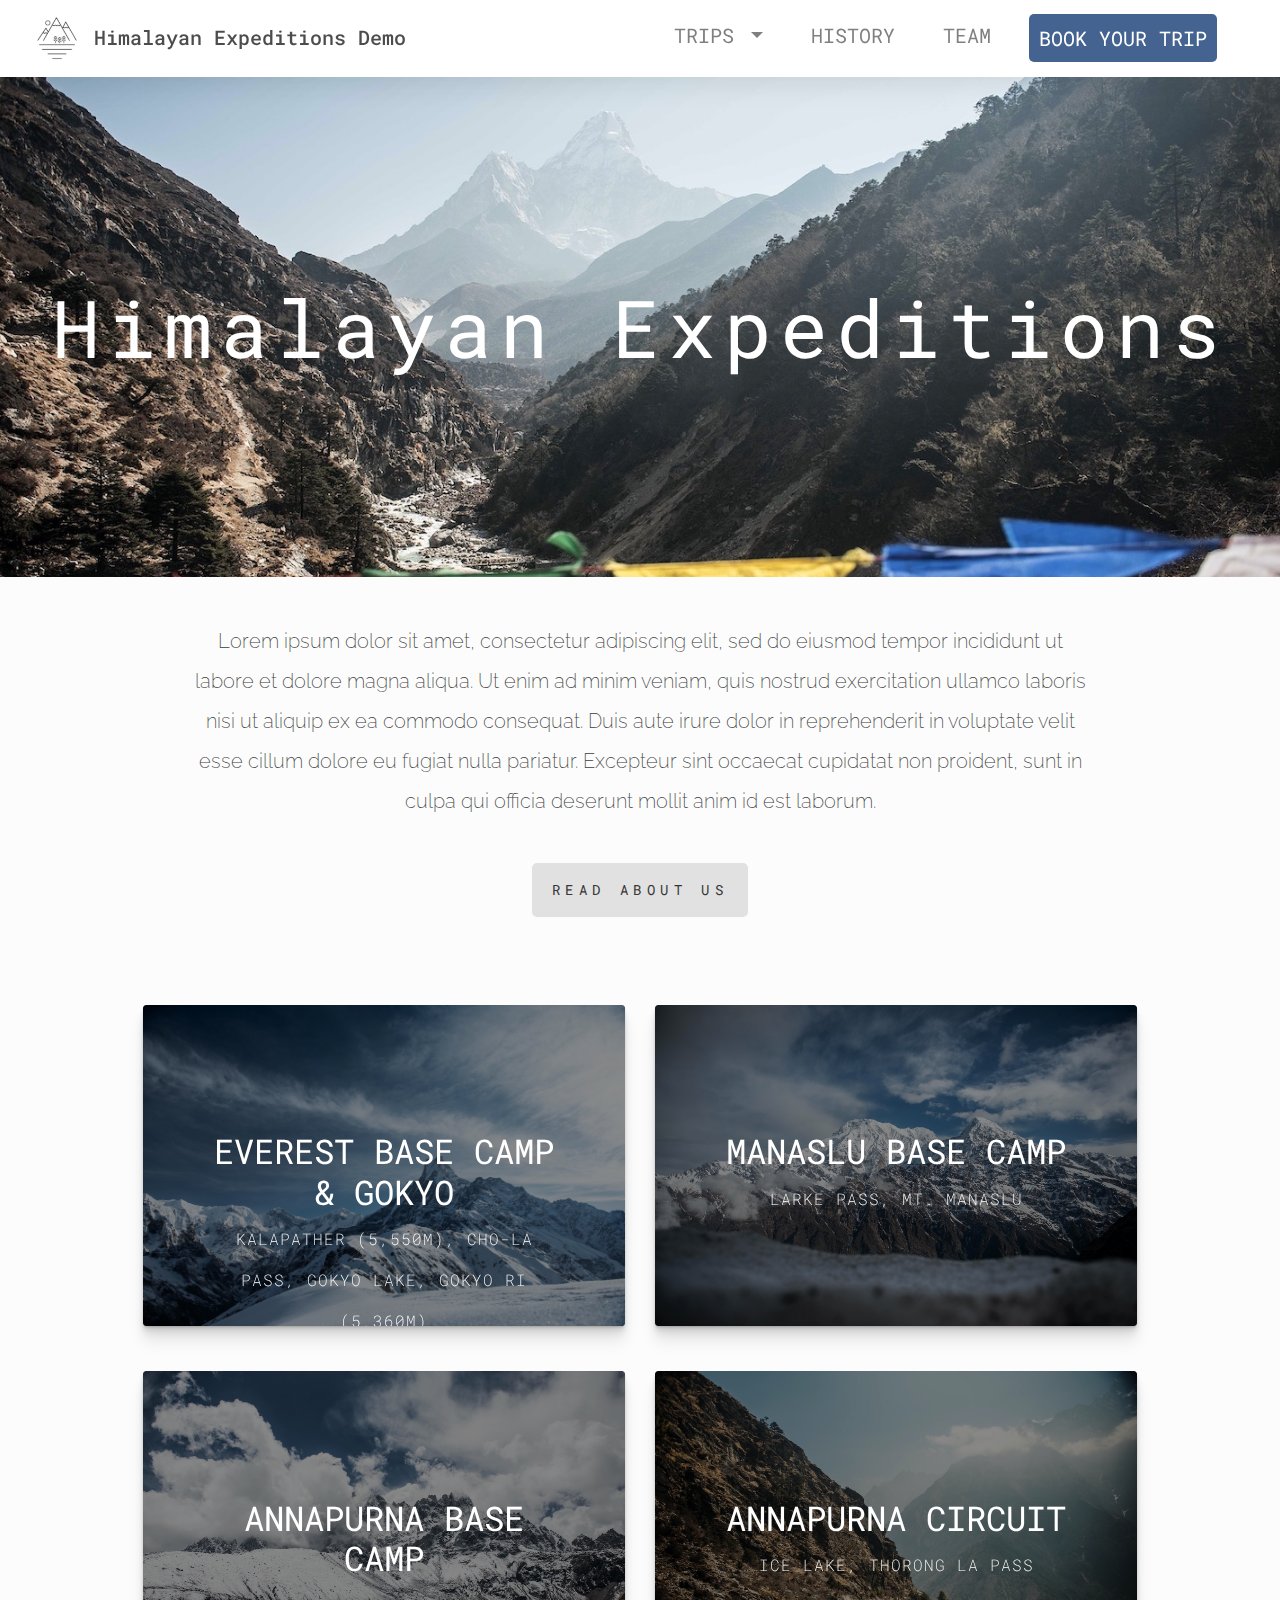
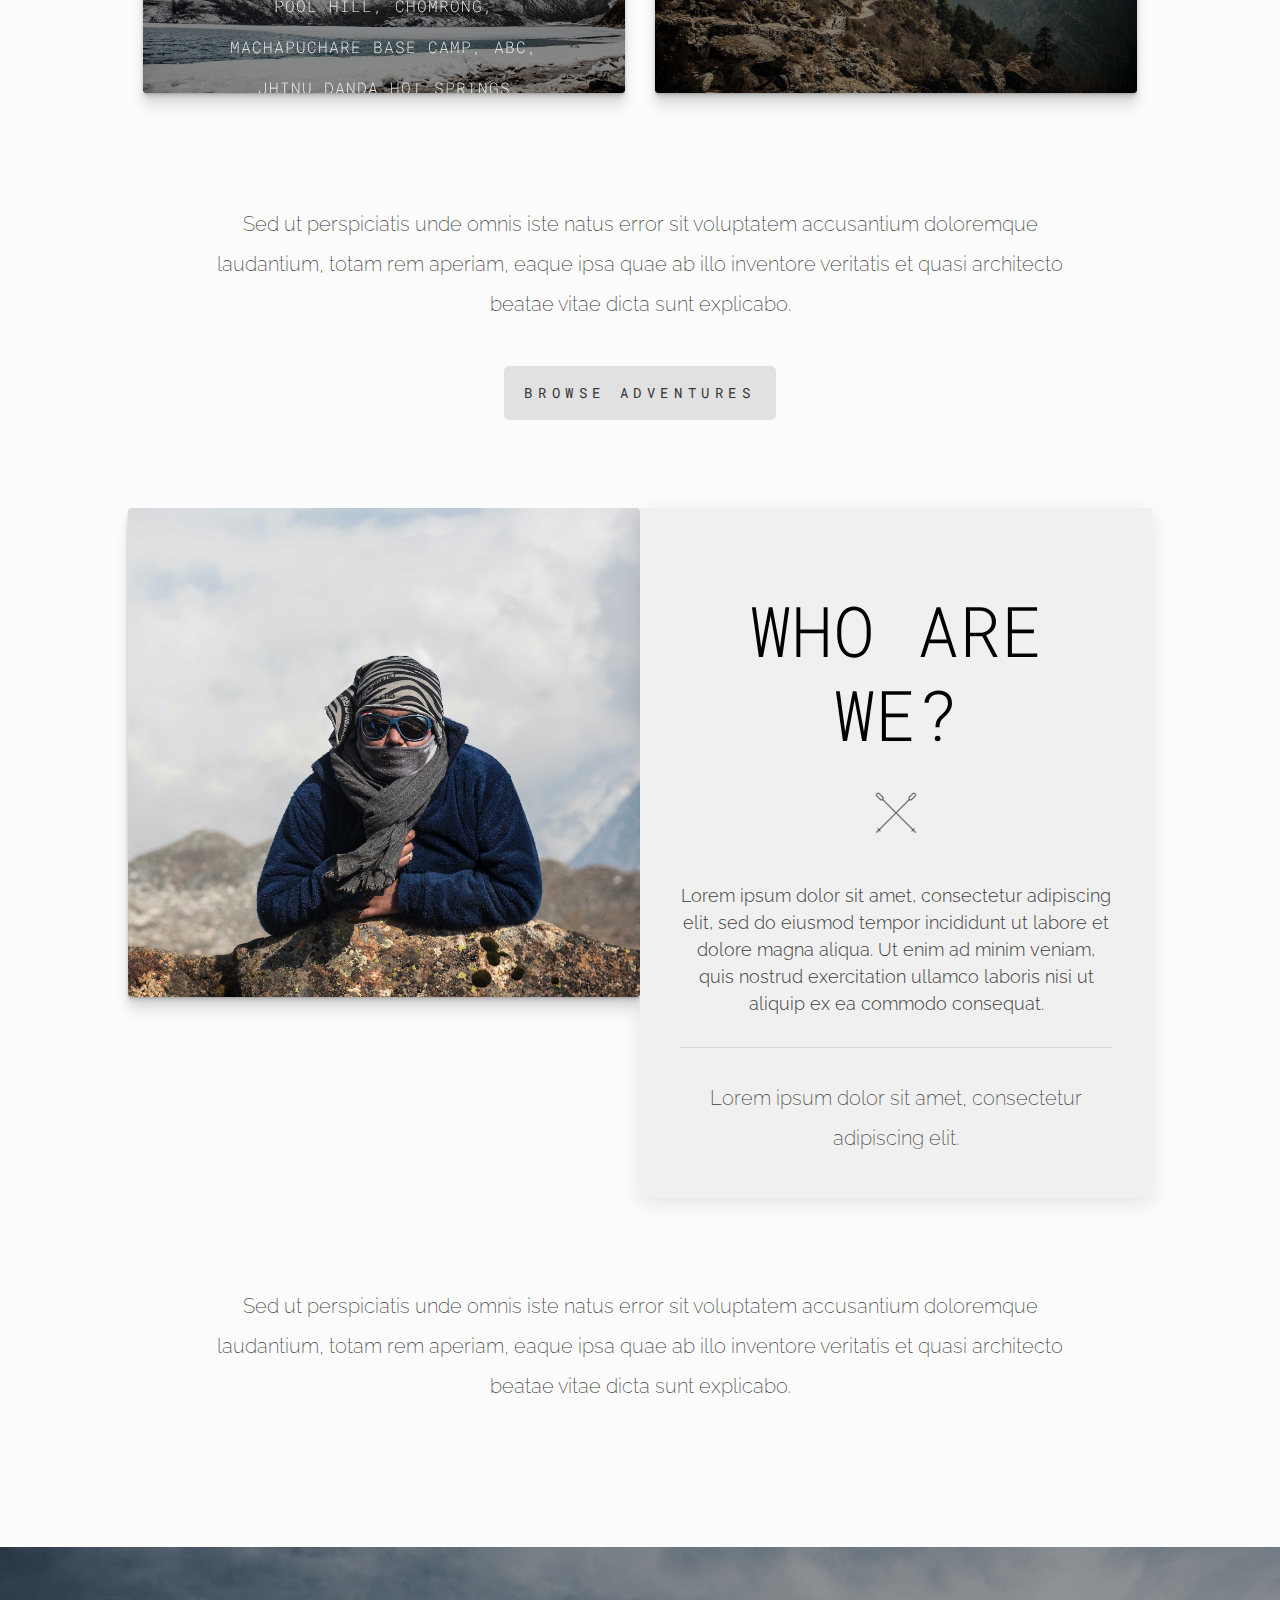
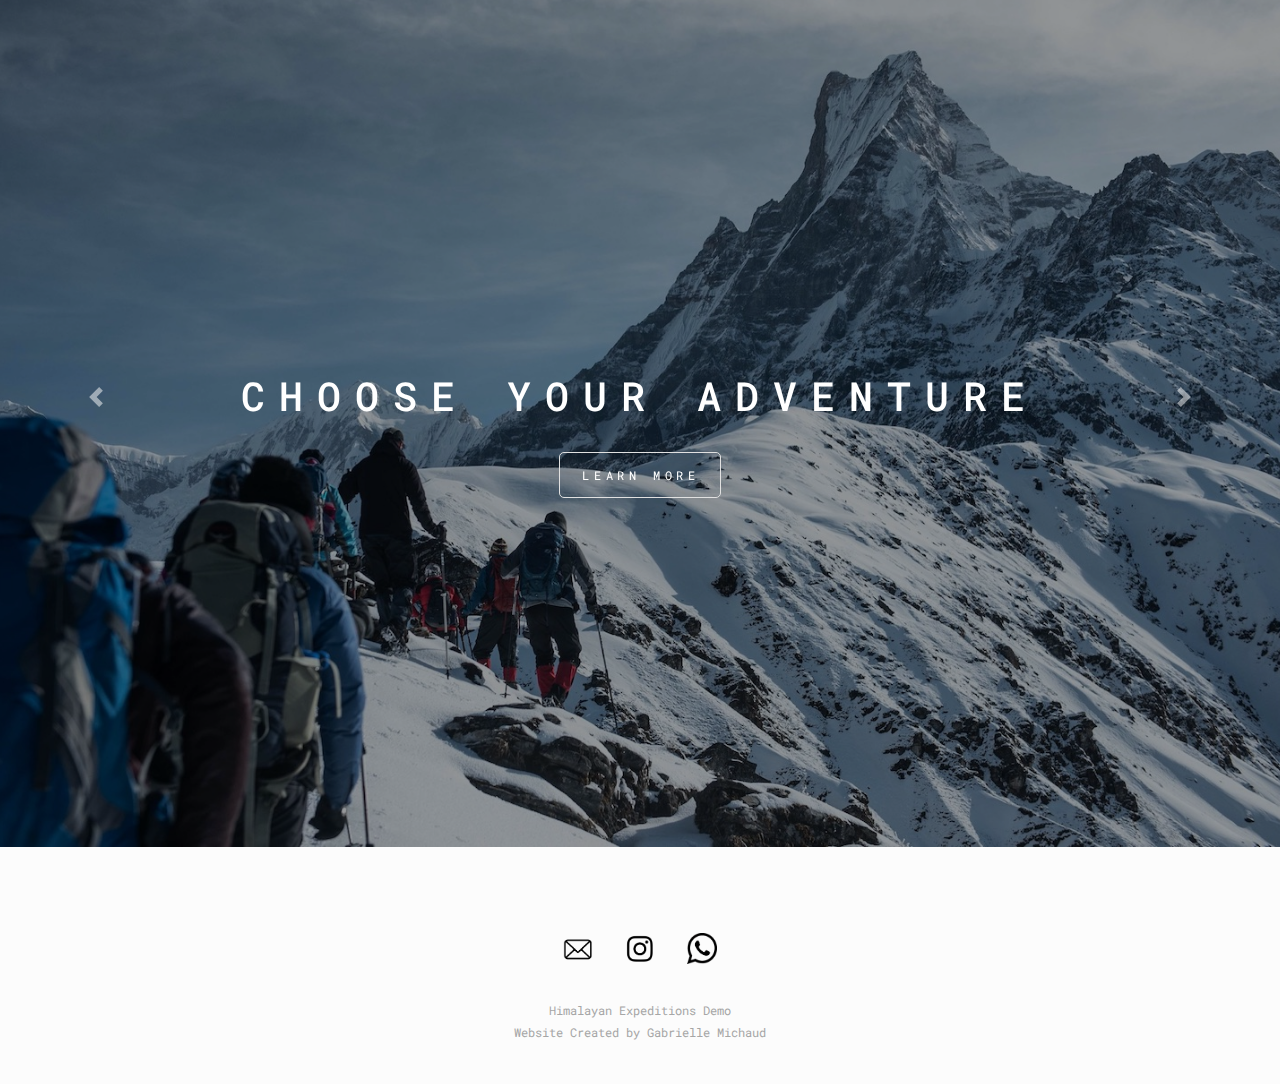
<file: index.html>
<!DOCTYPE html>
<html lang="en" class="no-js">
	<head>
		<title>Himalayan Expeditions Demo</title>
		<meta charset="utf-8" name="viewport" content="width=device-width, initial-scale=1">
        <link href="https://fonts.googleapis.com/css?family=Raleway|Roboto+Mono&display=swap" rel="stylesheet">
        <link rel="stylesheet" type="text/css" href="static/css/bootstrap.min.css">
        <link rel="stylesheet" type="text/css" href="static/css/main.css">
        <link rel="icon" type="image/png" sizes="32x32" href="favicon.ico">
	</head>
	<body>
        <center>
            <nav class="navbar sticky-top navbar-expand-lg navbar-light bg-light">
                <div class="container-fluid">
                    <a class="navbar-brand" href="#">
                        <img src="static/images/logo-mountains.png" class="logo">
                        <h6 style="color: rgba(0,0,0,0.7); display: inline;">Himalayan Expeditions Demo</h6>
                    </a>
                    <button class="navbar-toggler" type="button" data-toggle="collapse" data-target="#navbarNavAltMarkup" aria-controls="navbarNavAltMarkup" aria-expanded="false" aria-label="Toggle navigation">
                        <span class="navbar-toggler-icon"></span>
                    </button>
                    <div class="collapse navbar-collapse" id="navbarNavAltMarkup">
                        <div class="navbar-nav ml-auto">
                            <li class="nav-item dropdown">
                                <a class="nav-link dropdown-toggle nav-item nav-pages" href="#" id="navbarDropdown" role="button" data-toggle="dropdown" aria-haspopup="true" aria-expanded="false">
                                    TRIPS
                                </a>
                                <div class="dropdown-menu" aria-labelledby="navbarDropdown">
                                    <a class="dropdown-item" href="trips-nepal.html">NEPAL</a>
                                    <a class="dropdown-item" href="#">INDIA</a>
                                    <a class="dropdown-item" href="#">CHINA</a>
                                    <a class="dropdown-item" href="#">BHUTAN</a>
                                </div>
                            </li>
                            <a class="nav-item nav-link nav-pages" href="history.html">HISTORY</a>
                            <a class="nav-item nav-link nav-pages" href="team.html">TEAM</a>
                            <a class="nav-item nav-link nav-pages btn-light" href="bookings.html">BOOK YOUR TRIP</a>
                        </div>
                    </div>
                </div>
            </nav>
            <header>
                <div class="bg"></div>
                <div class="content">
                    Himalayan Expeditions
                </div>
            </header>
            <div class="container-fluid" style="max-width: 80%">
            <br><br>
            <p style="width: 90%">
                Lorem ipsum dolor sit amet, consectetur adipiscing elit, sed do eiusmod tempor incididunt ut labore et dolore magna aliqua. Ut enim ad minim veniam, quis nostrud exercitation ullamco laboris nisi ut aliquip ex ea commodo consequat. Duis aute irure dolor in reprehenderit in voluptate velit esse cillum dolore eu fugiat nulla pariatur. Excepteur sint occaecat cupidatat non proident, sunt in culpa qui officia deserunt mollit anim id est laborum.
            </p>
            <br>
            <a href="team.html">
                <button class="btn-light main-btn">Read About Us</button>
            </a>
            <br><br><br><br><br>
                <div class="row">
                    <div class="col-md-6">
                        <div class="grid">
                            <figure class="effect-bubba">
                                <a href="#">
                                    <img src="static/images/FLS0342.jpg" alt="">
                                    <figcaption>
                                        <h3>
                                            Everest Base Camp & Gokyo
                                            <br>
                                            <span>
                                                Kalapather (5,550m), Cho-La Pass, Gokyo Lake, Gokyo Ri (5,360m)
                                            </span>
                                        </h3>
                                        <p>
                                            20-22 days
                                            <br>
                                            difficulty: advanced
                                            <br>
                                            maximum altitude: 5,500m
                                            <br><br>
                                        </p>
                                    </figcaption>   
                                </a>        
                            </figure>
                        </div>
                    </div>
                    <div class="col-md-6">
                        <div class="grid">
                            <figure class="effect-bubba">
                                <a href="#">
                                    <img src="static/images/FLS0623.jpg" alt="">
                                    <figcaption>
                                        <h3>
                                            Manaslu Base Camp
                                            <br>
                                            <span>
                                                Larke Pass, Mt. Manaslu
                                            </span>
                                        </h3>
                                        <p>
                                            20-22 days
                                            <br>
                                            difficulty: advanced
                                            <br>
                                            maximum altitude: 5,115m
                                            <br><br>
                                        </p>
                                    </figcaption>  
                                </a>        
                            </figure>
                        </div>
                    </div>
                </div>
                <br>
                <div class="row">
                    <div class="col-md-6">
                        <div class="grid">
                            <figure class="effect-bubba">
                                <a href="#">
                                    <img src="static/images/FLS5182.jpg" alt="">
                                    <figcaption>
                                        <h3>
                                            Annapurna Base Camp
                                            <br>
                                            <span>
                                                Pool Hill, Chomrong, Machapuchare Base Camp, ABC, Jhinu Danda hot springs
                                            </span>
                                        </h3>
                                        <p>14-16 days
                                            <br>
                                            difficulty: intermediate
                                            <br>
                                            maximum altitude: 4,200m
                                            <br><br>
                                        </p>
                                    </figcaption>    
                                </a>        
                            </figure>
                        </div>
                    </div>
                    <div class="col-md-6">
                        <div class="grid">
                            <figure class="effect-bubba">
                                <a href="#">
                                    <img src="static/images/FLS3842.jpg" alt="">
                                    <figcaption>
                                        <h3>
                                            Annapurna Circuit
                                            <br>
                                            <span>
                                                Ice Lake, Thorong La Pass
                                            </span>
                                        </h3>
                                        <p>
                                            14-16 days
                                            <br>
                                            difficulty: intermediate
                                            <br>
                                            maximum altitude: 5,400m
                                            <br><br>
                                        </p>
                                    </figcaption>  
                                </a>        
                            </figure>
                        </div>
                    </div>
                </div>
                <br><br><br><br>
                <p style="width: 90%">
                    Sed ut perspiciatis unde omnis iste natus error sit voluptatem accusantium doloremque laudantium, totam rem aperiam, eaque ipsa quae ab illo inventore veritatis et quasi architecto beatae vitae dicta sunt explicabo.
                </p>
                <br>
                <a href="trips-nepal.html">
                    <button class="btn-light main-btn">Browse Adventures</button>
                </a>
                <br><br><br><br><br>
                <div class="row">
                    <div class="col-lg-6">
                        <a href="#">
                            <img src="static/images/FLS4295.jpg" class="main-img"/>
                        </a>
                    </div>
                    <div class="col-lg-6">
                        <a href="bookings.html">
                            <div class="jumbotron img-btn" style="height: 100%; padding-bottom: 0">
                                <h2 class="display-4">Who are we?</h2>
                                <br>
                                <img src="static/images/icon-hikingsticks.png" class="jumbotron-img">
                                <br><br><br>
                                <p class="lead">
                                    Lorem ipsum dolor sit amet, consectetur adipiscing elit, sed do eiusmod tempor incididunt ut labore et dolore magna aliqua. Ut enim ad minim veniam, quis nostrud exercitation ullamco laboris nisi ut aliquip ex ea commodo consequat.
                                </p>
                                <hr class="my-4">
                                <p>Lorem ipsum dolor sit amet, consectetur adipiscing elit.</p>
                            </div>
                        </a>
                    </div>
                </div>
                <br><br><br><br>
                <p style="width: 90%">
                    Sed ut perspiciatis unde omnis iste natus error sit voluptatem accusantium doloremque laudantium, totam rem aperiam, eaque ipsa quae ab illo inventore veritatis et quasi architecto beatae vitae dicta sunt explicabo.
                </p>
            </div>
            <br><br> 
            <!-- Bootstrap Slideshow     -->
            <div id="carouselExampleCaptions" class="carousel slide" style="margin: 6vw 0;" data-ride="carousel">
                <div class="carousel-inner">
                    <div class="carousel-item active">
                        <img src="static/images/FLS0353.jpg" class="d-block w-100" alt="...">
                        <div class="carousel-caption">
                            <h5>choose your adventure</h5>
                            <br>
                            <a href="trips-nepal.html" class="btn">
                                <span class="btn-inner">Learn More</span>
                            </a>
                        </div>
                    </div>
                    <div class="carousel-item">
                        <img src="static/images/FLS3700.jpg" class="d-block w-100" alt="...">
                        <div class="carousel-caption">
                            <h5>meet our team</h5>
                            <br>
                            <a href="team.html" class="btn">
                                <span class="btn-inner">Learn More</span>
                            </a>
                        </div>
                    </div>
                    <div class="carousel-item">
                        <img src="static/images/FLS3102.jpg" class="d-block w-100" alt="...">
                        <div class="carousel-caption">
                            <h5>what to know about nepal</h5>
                            <br>
                            <a href="history.html" class="btn">
                                <span class="btn-inner">Learn More</span>
                            </a>
                        </div>
                    </div>
                </div>
                <a class="carousel-control-prev" href="#carouselExampleCaptions" role="button" data-slide="prev">
                    <span class="carousel-control-prev-icon" aria-hidden="true"></span>
                    <span class="sr-only">Previous</span>
                </a>
                <a class="carousel-control-next" href="#carouselExampleCaptions" role="button" data-slide="next">
                    <span class="carousel-control-next-icon" aria-hidden="true"></span>
                    <span class="sr-only">Next</span>
                </a>
            </div>
            <footer>
            	<a href="#"><img src="static/images/icon-mail.png" class="contact-icon"></a>
                <a href="#"><img src="static/images/icon-insta.png" class="contact-icon"></a>
                <a href="#"><img src="static/images/icon-whatsapp.png" class="contact-icon"></a>   
                <br><br> 
                <small>
                    Himalayan Expeditions Demo
                    <br>
                    Website Created by <a href="http://gabriellemichaud.com/" target="_blank">Gabrielle Michaud</a>
                </small>
            </footer>
            <br><br>
            <!-- Bootstrap Navbar -->
            <script src="https://ajax.googleapis.com/ajax/libs/jquery/1.12.4/jquery.min.js"></script>
            <script src="static/js/bootstrap.js"></script>
            <script type="text/javascript">
                $(function () {
                  $(document).scroll(function () {
                    var $nav = $(".navbar-expand-lg");
                    $nav.toggleClass('scrolled', $(this).scrollTop() > $nav.height());
                  });
                });
            </script>
        </center>
    </body>
</html>

<!-- TODO
- add FB/email + WhatsApp link: Use https://wa.me/<number> where the <number> is a full phone number in international format; omit any zeroes, brackets, or dashes when adding the phone number in international format
- replace grids text with arrow and CTA on mobile
- make carousel arrows larger
- add booking calender
- add reviews
 -->
</file>
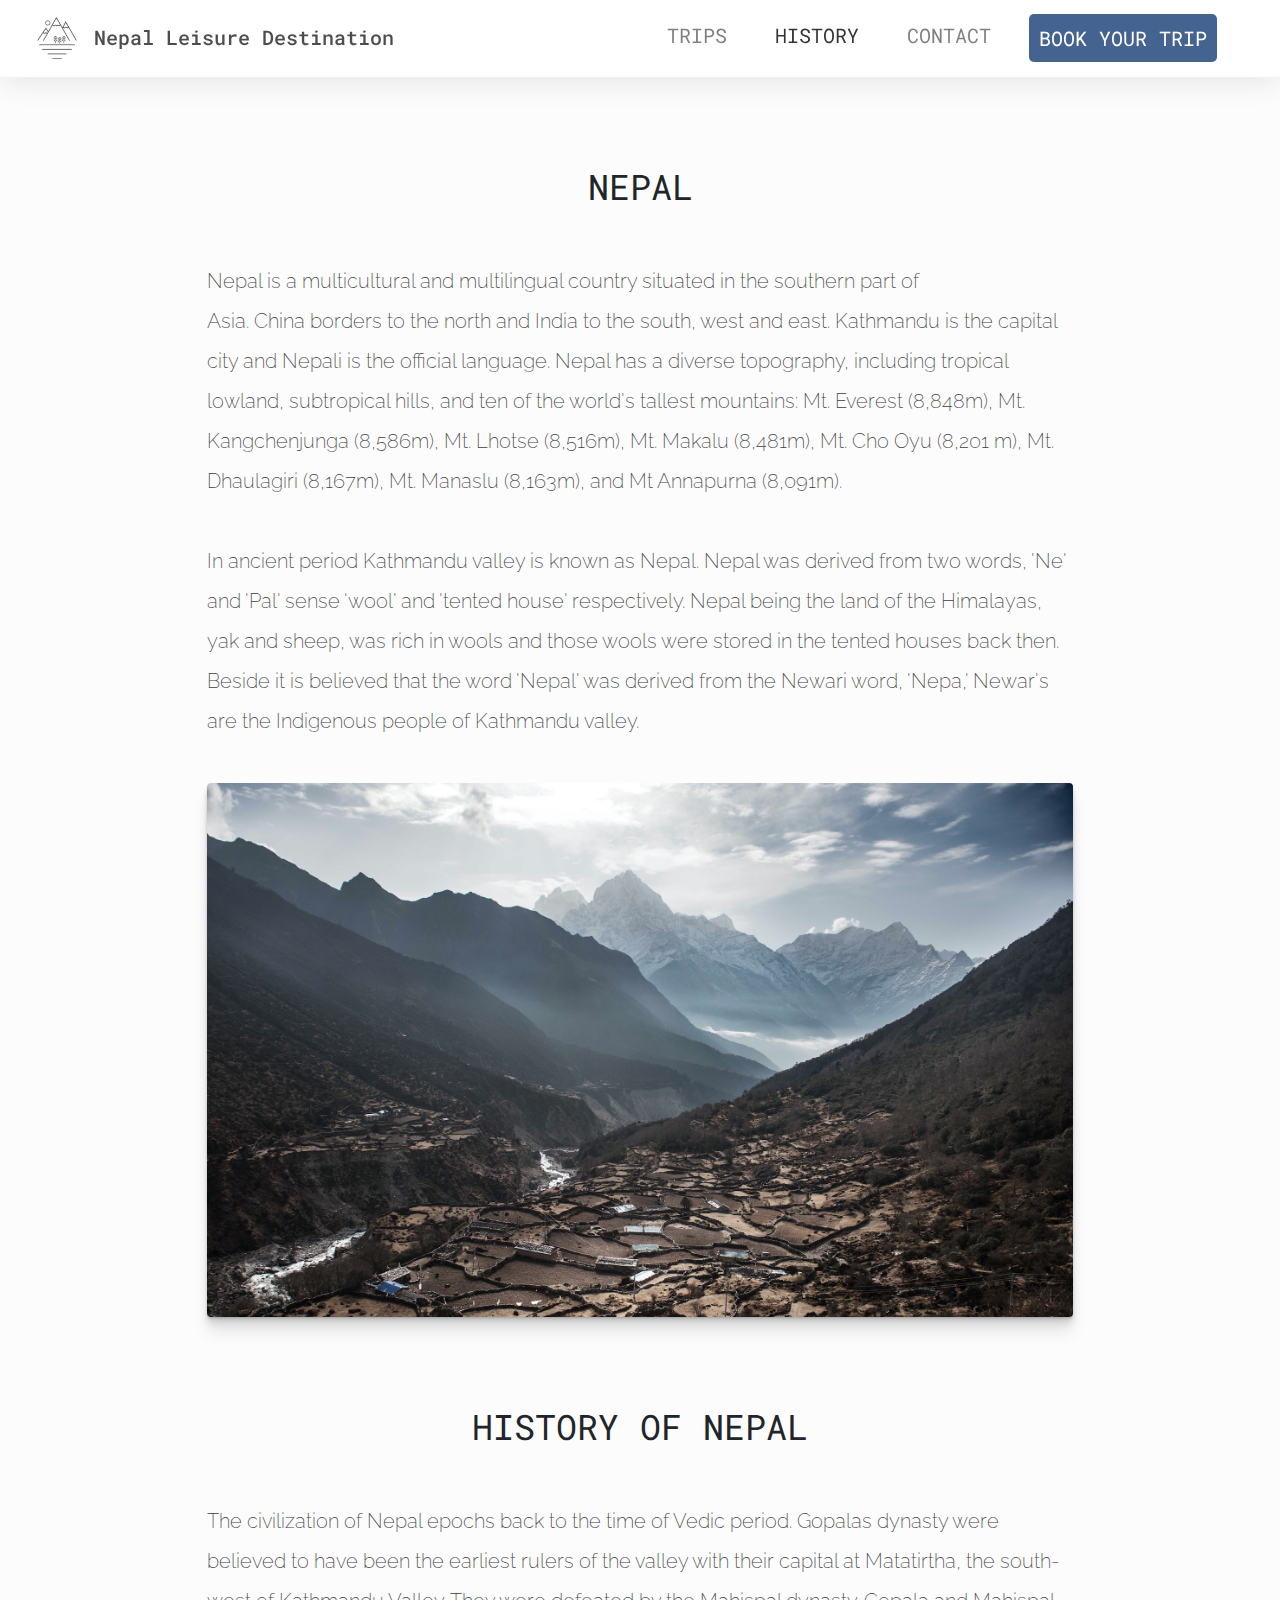
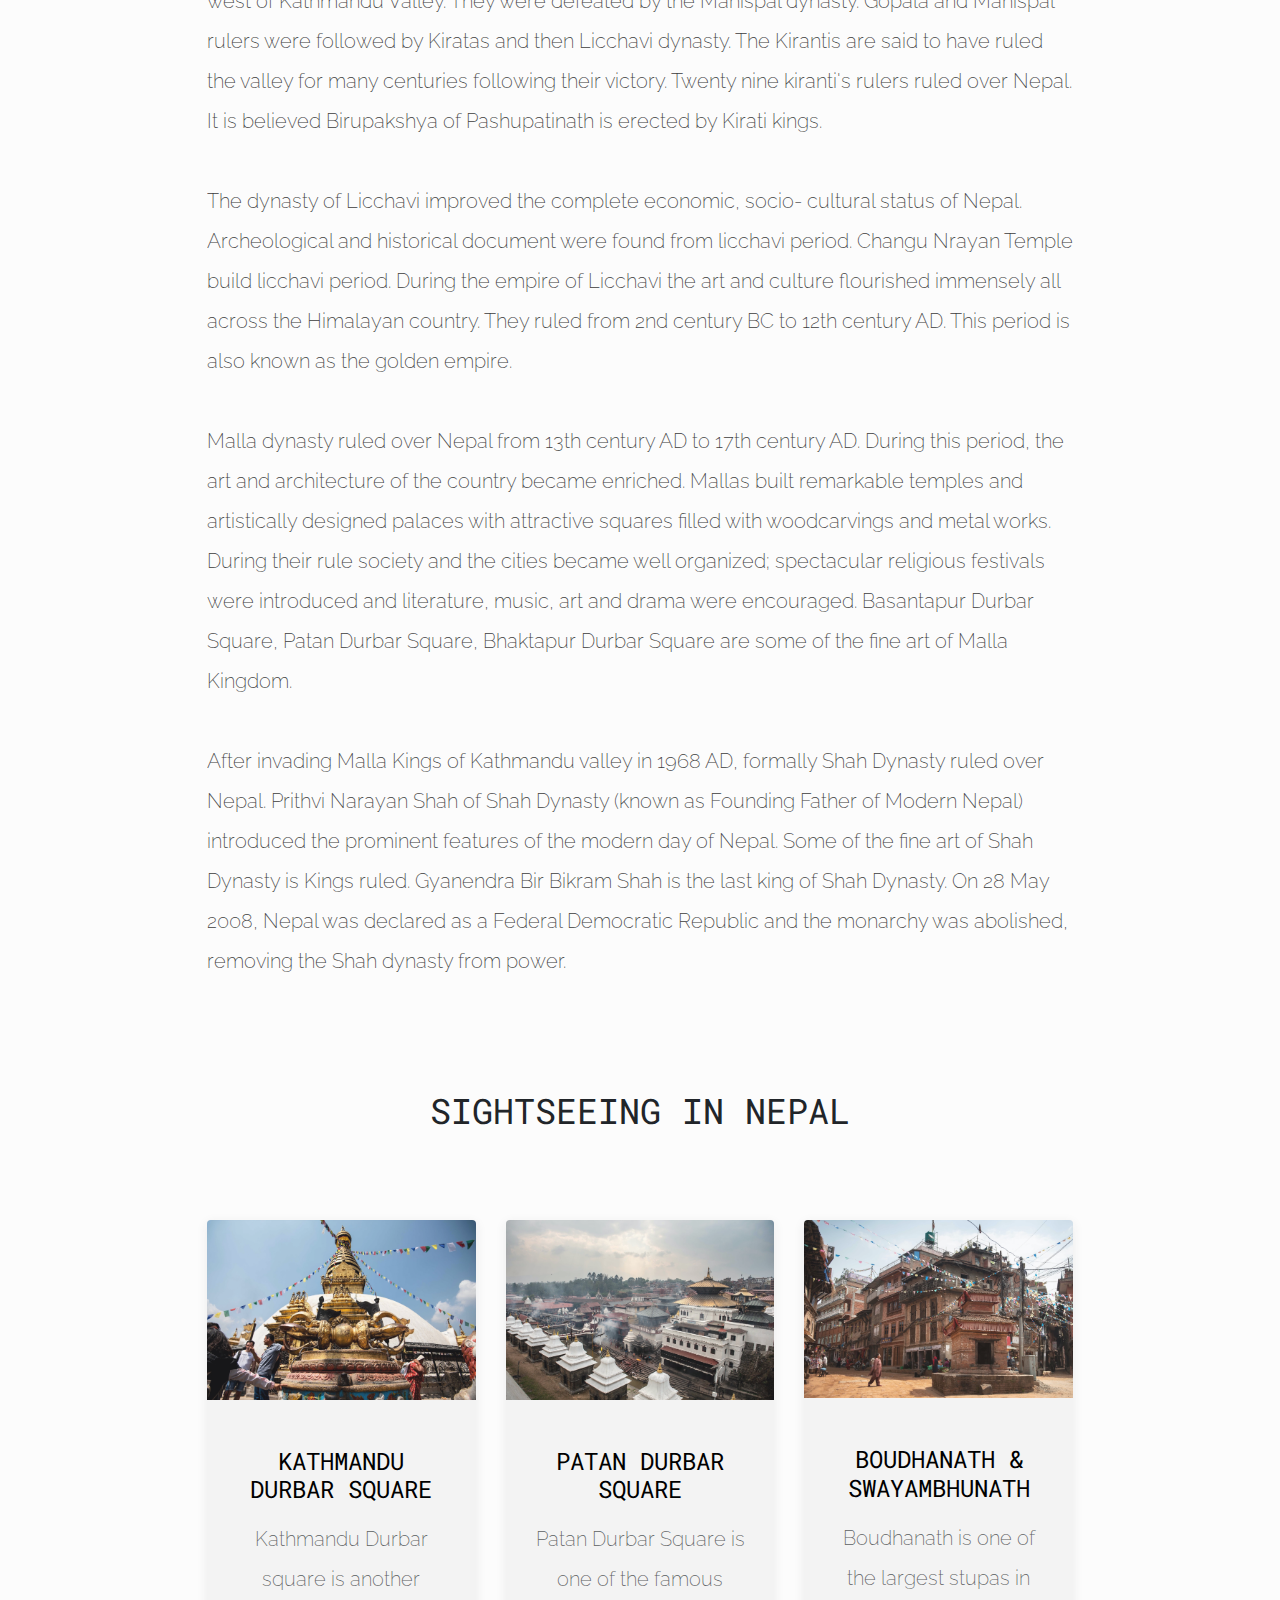
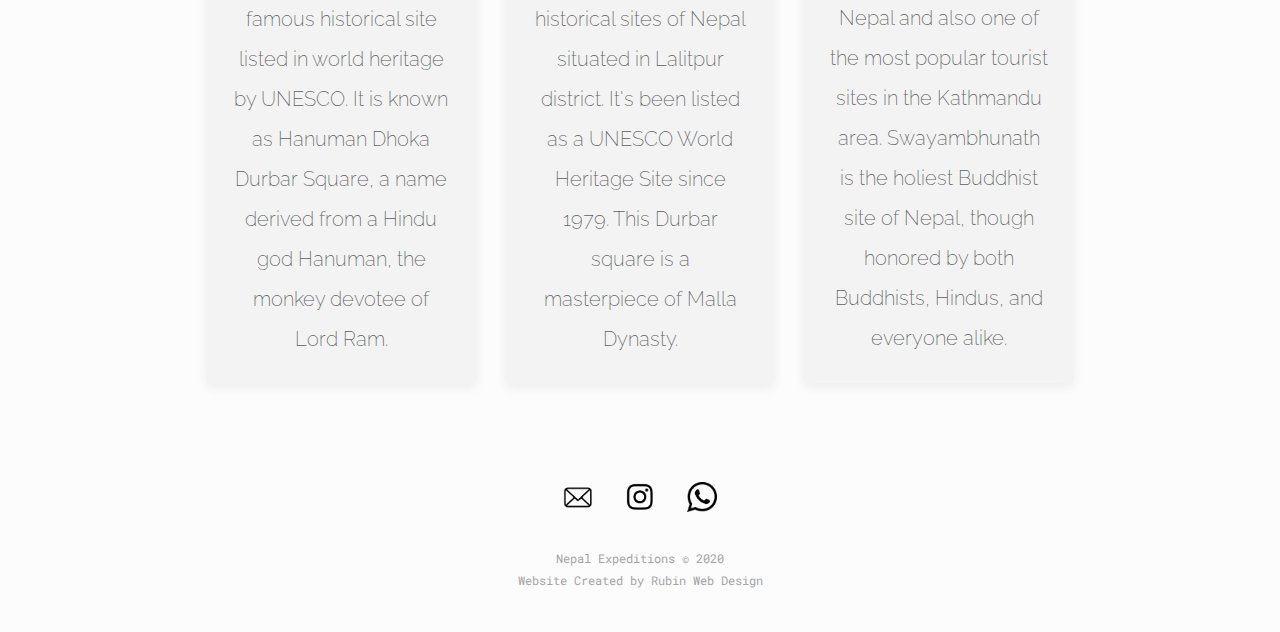
<file: about.html>
<!DOCTYPE html>
<html lang="en" class="no-js">
	<head>
		<title>Hisotry | Nepal Leisure Destination</title>
		<meta charset="utf-8" name="viewport" content="width=device-width, initial-scale=1">
        <link href="https://fonts.googleapis.com/css?family=Raleway|Roboto+Mono&display=swap" rel="stylesheet">
		<link rel="stylesheet" type="text/css" href="static/css/bootstrap.min.css">
		<link rel="stylesheet" type="text/css" href="static/css/main.css">
	</head>
	<body>
        <center>
        	<nav class="navbar sticky-top navbar-expand-lg navbar-light bg-light">
                <div class="container-fluid">
                    <a class="navbar-brand" href="index.html">
                        <img src="static/images/logo-mountains.png" class="logo">
                        <h6 style="color: rgba(0,0,0,0.7); display: inline;">Nepal Leisure Destination</h6>
                    </a>
                    <button class="navbar-toggler" type="button" data-toggle="collapse" data-target="#navbarNavAltMarkup" aria-controls="navbarNavAltMarkup" aria-expanded="false" aria-label="Toggle navigation">
                        <span class="navbar-toggler-icon"></span>
                    </button>
                    <div class="collapse navbar-collapse" id="navbarNavAltMarkup">
                        <div class="navbar-nav ml-auto">
                            <a class="nav-item nav-link nav-pages" href="trips.html">TRIPS</a>
                            <a class="nav-item nav-link nav-pages" style="color: rgba(0,0,0,0.8);" href="#">HISTORY</a>
                            <a class="nav-item nav-link nav-pages" href="contact.html">CONTACT</a>
                            <a class="nav-item nav-link nav-pages btn-light" href="bookings.html">BOOK YOUR TRIP</a>
                        </div>
                    </div>
                </div>
            </nav>
            <br><br><br><br>
        	<div class="container-fluid" style="max-width: 70%">
        		<h4>Nepal</h4>
        		<br><br>
        		<p class="text-left">
        			Nepal is a multicultural and multilingual country situated in the southern part of Asia. China borders to the north and India to the south, west and east. Kathmandu is the capital city and Nepali is the official language. Nepal has a diverse topography, including tropical lowland, subtropical hills, and ten of the world's tallest mountains: Mt. Everest (8,848m), Mt. Kangchenjunga (8,586m), Mt. Lhotse (8,516m), Mt. Makalu (8,481m), Mt. Cho Oyu (8,201 m), Mt. Dhaulagiri (8,167m), Mt. Manaslu (8,163m), and Mt Annapurna (8,091m).
        			<br><br>
        			In ancient period Kathmandu valley is known as Nepal. Nepal was derived from two words, 'Ne' and 'Pal' sense 'wool' and 'tented house' respectively. Nepal being the land of the Himalayas, yak and sheep, was rich in wools and those wools were stored in the tented houses back then. Beside it is believed that the word 'Nepal' was derived from the Newari word, 'Nepa,' Newar's are the Indigenous people of
        			Kathmandu valley.
        		</p>
        		<br>
        		<img src="static/images/FLS5891.jpg" class="main-img">
        		<br><br><br><br><br>
	        	<h4>History of Nepal</h4>
	    		<br><br>
	    		<p class="text-left">
	        		The civilization of Nepal epochs back to the time of Vedic period. Gopalas dynasty were believed to have been the earliest rulers of the valley with their capital at Matatirtha, the south-west of Kathmandu Valley. They were defeated by the Mahispal dynasty. Gopala and Mahispal rulers were followed by Kiratas and then Licchavi dynasty. The Kirantis are said to have ruled the valley for many centuries following their victory. Twenty nine kiranti's rulers ruled over Nepal. It is believed Birupakshya of Pashupatinath is erected by Kirati kings.
	        		<br><br>
	        		The dynasty of Licchavi improved the complete economic, socio- cultural status of Nepal. Archeological and historical document were found from licchavi period. Changu Nrayan Temple build licchavi period. During the empire of Licchavi the art and culture flourished immensely all across the Himalayan country. They ruled from 2nd century BC to 12th century AD. This period is also known as the golden empire.
	        		<br><br>
	        		Malla dynasty ruled over Nepal from 13th century AD to 17th century AD. During this period, the art and architecture of the country became enriched. Mallas built remarkable temples and artistically designed palaces with attractive squares filled with woodcarvings and metal works. During their rule society and the cities became well organized; spectacular religious festivals were introduced and literature, music, art and drama were encouraged. Basantapur Durbar Square, Patan Durbar Square, Bhaktapur Durbar Square are some of the fine art of Malla Kingdom.
	        		<br><br>
	        		After invading Malla Kings of Kathmandu valley in 1968 AD, formally Shah Dynasty ruled over Nepal. Prithvi Narayan Shah of Shah Dynasty (known as Founding Father of Modern Nepal) introduced the prominent features of the modern day of Nepal. Some of the fine art of Shah Dynasty is Kings ruled. Gyanendra Bir Bikram Shah is the last king of Shah Dynasty. On 28 May 2008, Nepal was declared as a Federal Democratic Republic and the monarchy was abolished, removing the Shah dynasty from power.
	        	</p>
	        	<br><br><br><br>
	        	<h4>Sightseeing in Nepal</h4>
	    		<br><br>
        		<div class="row">
        	    	<div class="col-sm">
        	    		<a href="#">
	        	    		<div class="card">
	        	    		    <img class="card-img-top" src="static/images/FLS8684.jpg" style="opacity: 0.9">
	        	    		    <br>
	        	    		    <div class="card-body">
	        	    		        <h3 class="card-title">Kathmandu Durbar Square</h3>
	        	    		        <p class="card-text" style="color: #55585a">
	        	    		        	Kathmandu Durbar square is another famous historical site listed in world heritage by UNESCO. It is known as Hanuman Dhoka Durbar Square, a name derived from a Hindu god Hanuman, the monkey devotee of Lord Ram.
	        	    		        </p>
	    		        		</div>
    		        		</div>
	        	      	</a>
        	    	</div>
        	    	<div class="col-sm">
        	    		<a href="#">
	        	    		<div class="card">
	        	    		    <img class="card-img-top" src="static/images/FLS8423.jpg" style="opacity: 0.9">
	        	    		    <br>
	        	    		    <div class="card-body">
	        	    		        <h3 class="card-title">Patan Durbar Square</h3>
	        	    		        <p class="card-text" style="color: #55585a">
	        	    		        	Patan Durbar Square is one of the famous historical sites of Nepal situated in Lalitpur district. It's been listed as a UNESCO World Heritage Site since 1979. This Durbar square is a masterpiece of Malla Dynasty.
	        	    		        </p>
	    		        		</div>
    		        		</div>
	        	      	</a>
        	    	</div>
        	    	<div class="col-sm">
        	    		<a href="#">
	        	    		<div class="card">
	        	    		    <img class="card-img-top" src="static/images/FLS8313.jpg" style="opacity: 0.9">
	        	    		    <br>
	        	    		    <div class="card-body">
	        	    		        <h3 class="card-title">Boudhanath & Swayambhunath</h3>
	        	    		        <p class="card-text" style="color: #55585a">
	        	    		        	Boudhanath is one of the largest stupas in Nepal and also one of the most popular tourist sites in the Kathmandu area. Swayambhunath is the holiest Buddhist site of Nepal, though  honored by both Buddhists, Hindus, and everyone alike.
	        	    		        </p>
	    		        		</div>
    		        		</div>
	        	      	</a>
        	    	</div>
        	  	</div>
	        	<br><br><br><br>
	        	<footer>
                	<a href="#"><img src="static/images/icon-mail.png" class="contact-icon"></a>
                    <a href="#"><img src="static/images/icon-insta.png" class="contact-icon"></a>
                    <a href="#"><img src="static/images/icon-whatsapp.png" class="contact-icon"></a>   
                    <br><br> 
                    <small>
                        Nepal Expeditions © 2020
                        <br>
                        Website Created by <a href="http://rubinwebdesign.com/" target="_blank">Rubin Web Design</a>
                    </small>
                </footer>
                <br><br>
        	</div>
            <!-- Bootstrap Navbar -->
            <script src="https://ajax.googleapis.com/ajax/libs/jquery/1.12.4/jquery.min.js"></script>
            <script src="static/js/bootstrap.js"></script>
            <script type="text/javascript">
                $(function () {
                  $(document).scroll(function () {
                    var $nav = $(".navbar-expand-lg");
                    $nav.toggleClass('scrolled', $(this).scrollTop() > $nav.height());
                  });
                });
            </script>
        </center>
    </body>
</html>
</file>
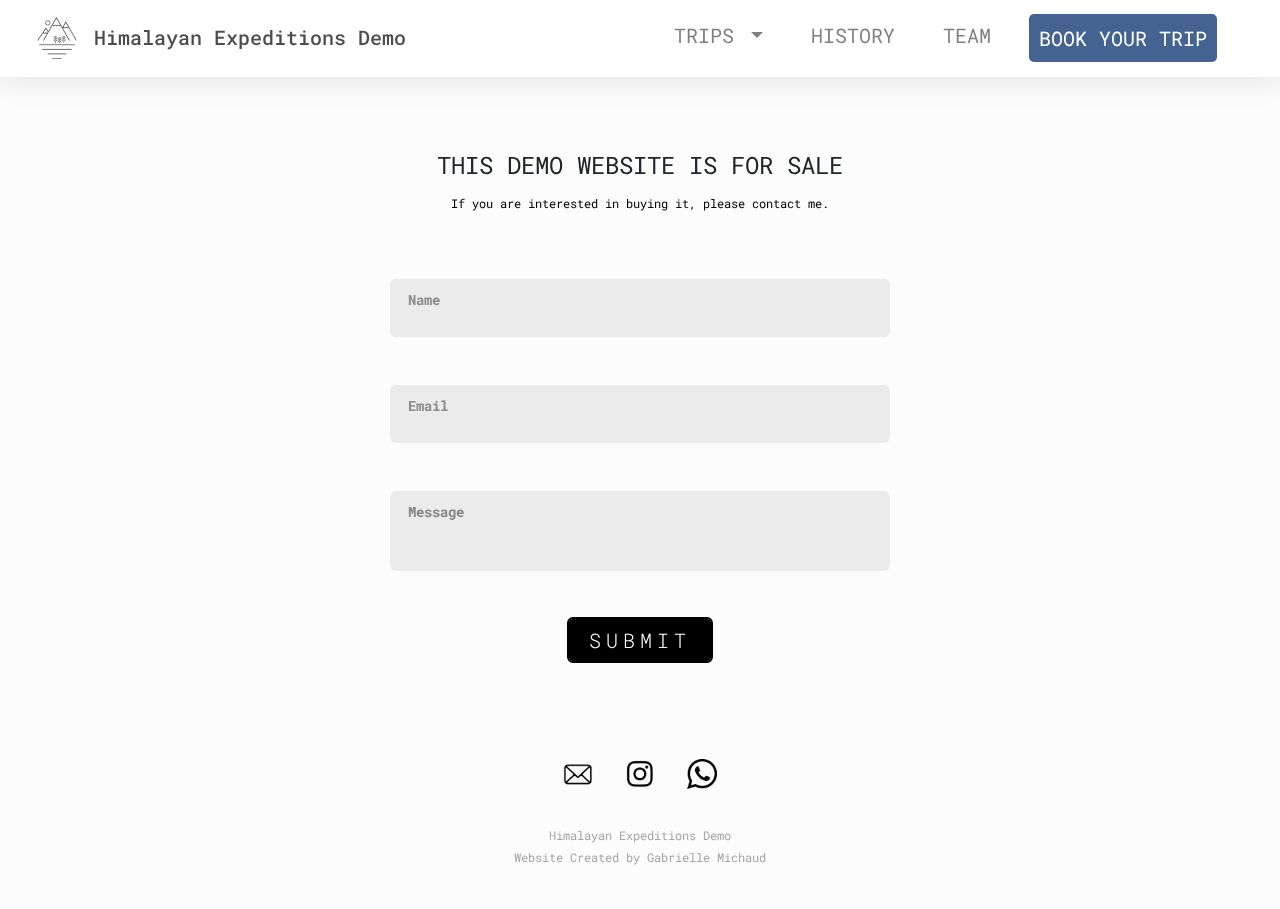
<file: bookings.html>
<!DOCTYPE html>
<html lang="en" class="no-js">
	<head>
		<title>Booking | Himalayan Expeditions Demo</title>
		<meta charset="utf-8" name="viewport" content="width=device-width, initial-scale=1">
		<link href="https://fonts.googleapis.com/css?family=Barlow|Roboto+Mono&display=swap" rel="stylesheet">
		<link rel="stylesheet" type="text/css" href="static/css/bootstrap.min.css">
		<link rel="stylesheet" type="text/css" href="static/css/main.css">
        <link rel="stylesheet" type="text/css" href="static/css/form.css">
        <link rel="icon" type="image/png" sizes="32x32" href="favicon.ico">
	</head>
	<body>
        <center>
        	<nav class="navbar sticky-top navbar-expand-lg navbar-light bg-light">
                <div class="container-fluid">
                    <a class="navbar-brand" href="index.html">
                        <img src="static/images/logo-mountains.png" class="logo">
                        <h6 style="color: rgba(0,0,0,0.7); display: inline;">Himalayan Expeditions Demo</h6>
                    </a>
                    <button class="navbar-toggler" type="button" data-toggle="collapse" data-target="#navbarNavAltMarkup" aria-controls="navbarNavAltMarkup" aria-expanded="false" aria-label="Toggle navigation">
                        <span class="navbar-toggler-icon"></span>
                    </button>
                    <div class="collapse navbar-collapse" id="navbarNavAltMarkup">
                        <div class="navbar-nav ml-auto">
                            <li class="nav-item dropdown">
                                <a class="nav-link dropdown-toggle nav-item nav-pages" href="#" id="navbarDropdown" role="button" data-toggle="dropdown" aria-haspopup="true" aria-expanded="false">
                                    TRIPS
                                </a>
                                <div class="dropdown-menu" aria-labelledby="navbarDropdown">
                                    <a class="dropdown-item" href="trips-nepal.html">NEPAL</a>
                                    <a class="dropdown-item" href="#">INDIA</a>
                                    <a class="dropdown-item" href="#">CHINA</a>
                                    <a class="dropdown-item" href="#">BHUTAN</a>
                                </div>
                            </li>
                            <a class="nav-item nav-link nav-pages" href="history.html">HISTORY</a>
                            <a class="nav-item nav-link nav-pages" href="team.html">TEAM</a>
                            <a class="nav-item nav-link nav-pages btn-light" href="#">BOOK YOUR TRIP</a>
                        </div>
                    </div>
                </div>
            </nav>
            <br><br>
            <form action="https://api.web3forms.com/submit" method="POST" id="contact-form">
                <div class="form-group">
                    <section class="form-content">
                        <h3 id="contact" style="padding-top: 30px">This demo website is for sale</h3>
                        <small style="color: black;">If you are interested in buying it, please contact me.</small>
                        <br><br><br>
                        <input type="hidden" name="access_key" value="8456ac70-596a-4e43-9462-df3dc74573a4">
                        <input type="checkbox" name="botcheck" class="hidden" style="display: none">
                        <input type="hidden" name="from_name" value="Contact Form">
                        <span class="input input--yoshiko">
                            <input class="input__field input__field--yoshiko" type="text" name="name" id="input-1" required>
                            <label class="input__label input__label--yoshiko" for="input-1">
                                <span class="input__label-content input__label-content--yoshiko" data-content="Name">Name</span>
                            </label>
                        </span>
                        <br>
                        <span class="input input--yoshiko">
                            <input class="input__field input__field--yoshiko" type="email" name="email" id="input-2" required>
                            <label class="input__label input__label--yoshiko" for="input-2">
                                <span class="input__label-content input__label-content--yoshiko" data-content="Email">Email</span>
                            </label>
                        </span>
                        <br>
                        <span class="input input--yoshiko">
                            <textarea class="input__field input__field--yoshiko" style="margin: 0" name="message" id="autoExpand" maxlength="500" required></textarea>
                            <label class="input__label input__label--yoshiko" for="input-1">
                                <span class="input__label-content input__label-content--yoshiko" data-content="Message">Message</span>
                            </label>
                        </span>
                        <br><br>
                        <button class="codrops-button button--pan">
                            <span>submit</span>
                        </button>
                    </section>
                </div>
            </form>
            <br>
            <div id="success-message" class="success-message">
                Thank you! Your message has been sent successfully.
            </div>
            <br><br>
            <footer>
                <a href="#"><img src="static/images/icon-mail.png" class="contact-icon"></a>
                <a href="#"><img src="static/images/icon-insta.png" class="contact-icon"></a>
                <a href="#"><img src="static/images/icon-whatsapp.png" class="contact-icon"></a>   
                <br><br> 
                <small>
                    Himalayan Expeditions Demo
                    <br>
                    Website Created by <a href="http://gabriellemichaud.com/" target="_blank">Gabrielle Michaud</a>
                </small>
            </footer>
            <br><br>
            <!-- Bootstrap Navbar -->
            <script src="https://ajax.googleapis.com/ajax/libs/jquery/1.12.4/jquery.min.js"></script>
            <script src="static/js/bootstrap.js"></script>
            <script src="static/js/classie.js"></script>
            <script type="text/javascript">
                $(function () {
                  $(document).scroll(function () {
                    var $nav = $(".navbar-expand-lg");
                    $nav.toggleClass('scrolled', $(this).scrollTop() > $nav.height());
                  });
                });
            </script>
            <script>
            document.addEventListener("DOMContentLoaded", function() {
                const form = document.getElementById("contact-form");
                const successMessage = document.getElementById("success-message");

                form.addEventListener("submit", function(event) {
                    event.preventDefault(); // Prevent the form from submitting via the browser

                    // Simulate form submission
                    const formData = new FormData(form);
                    fetch(form.action, {
                        method: form.method,
                        body: formData
                    })
                    .then(response => {
                        if (response.ok) {
                            // If the submission was successful, display the success message
                            successMessage.style.display = "block";
                            form.reset(); // Optionally, reset the form after successful submission
                        } else {
                            // If there was an error, display an error message
                            console.error('Error submitting form:', response.statusText);
                        }
                    })
                    .catch(error => {
                        console.error('Error submitting form:', error);
                    });
                });
            });
            </script>
        </center>
    </body>
</html>
</file>
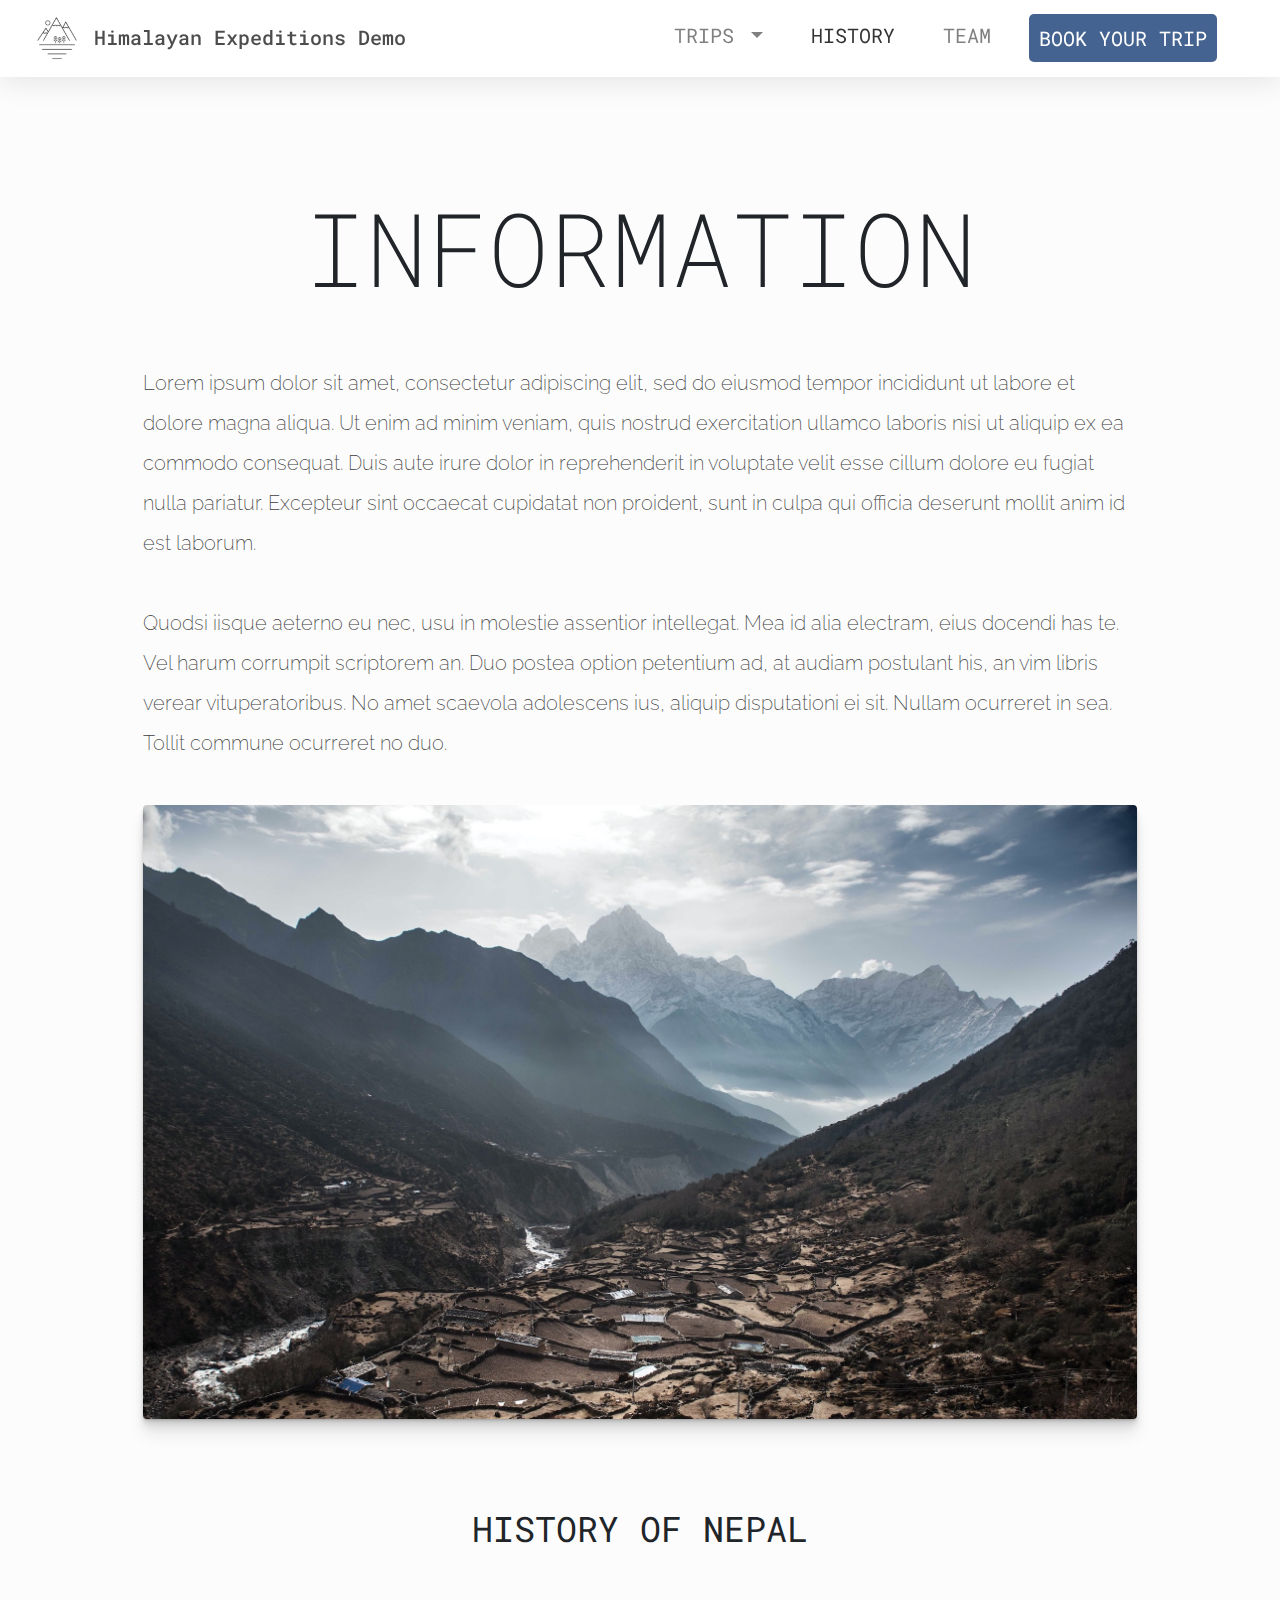
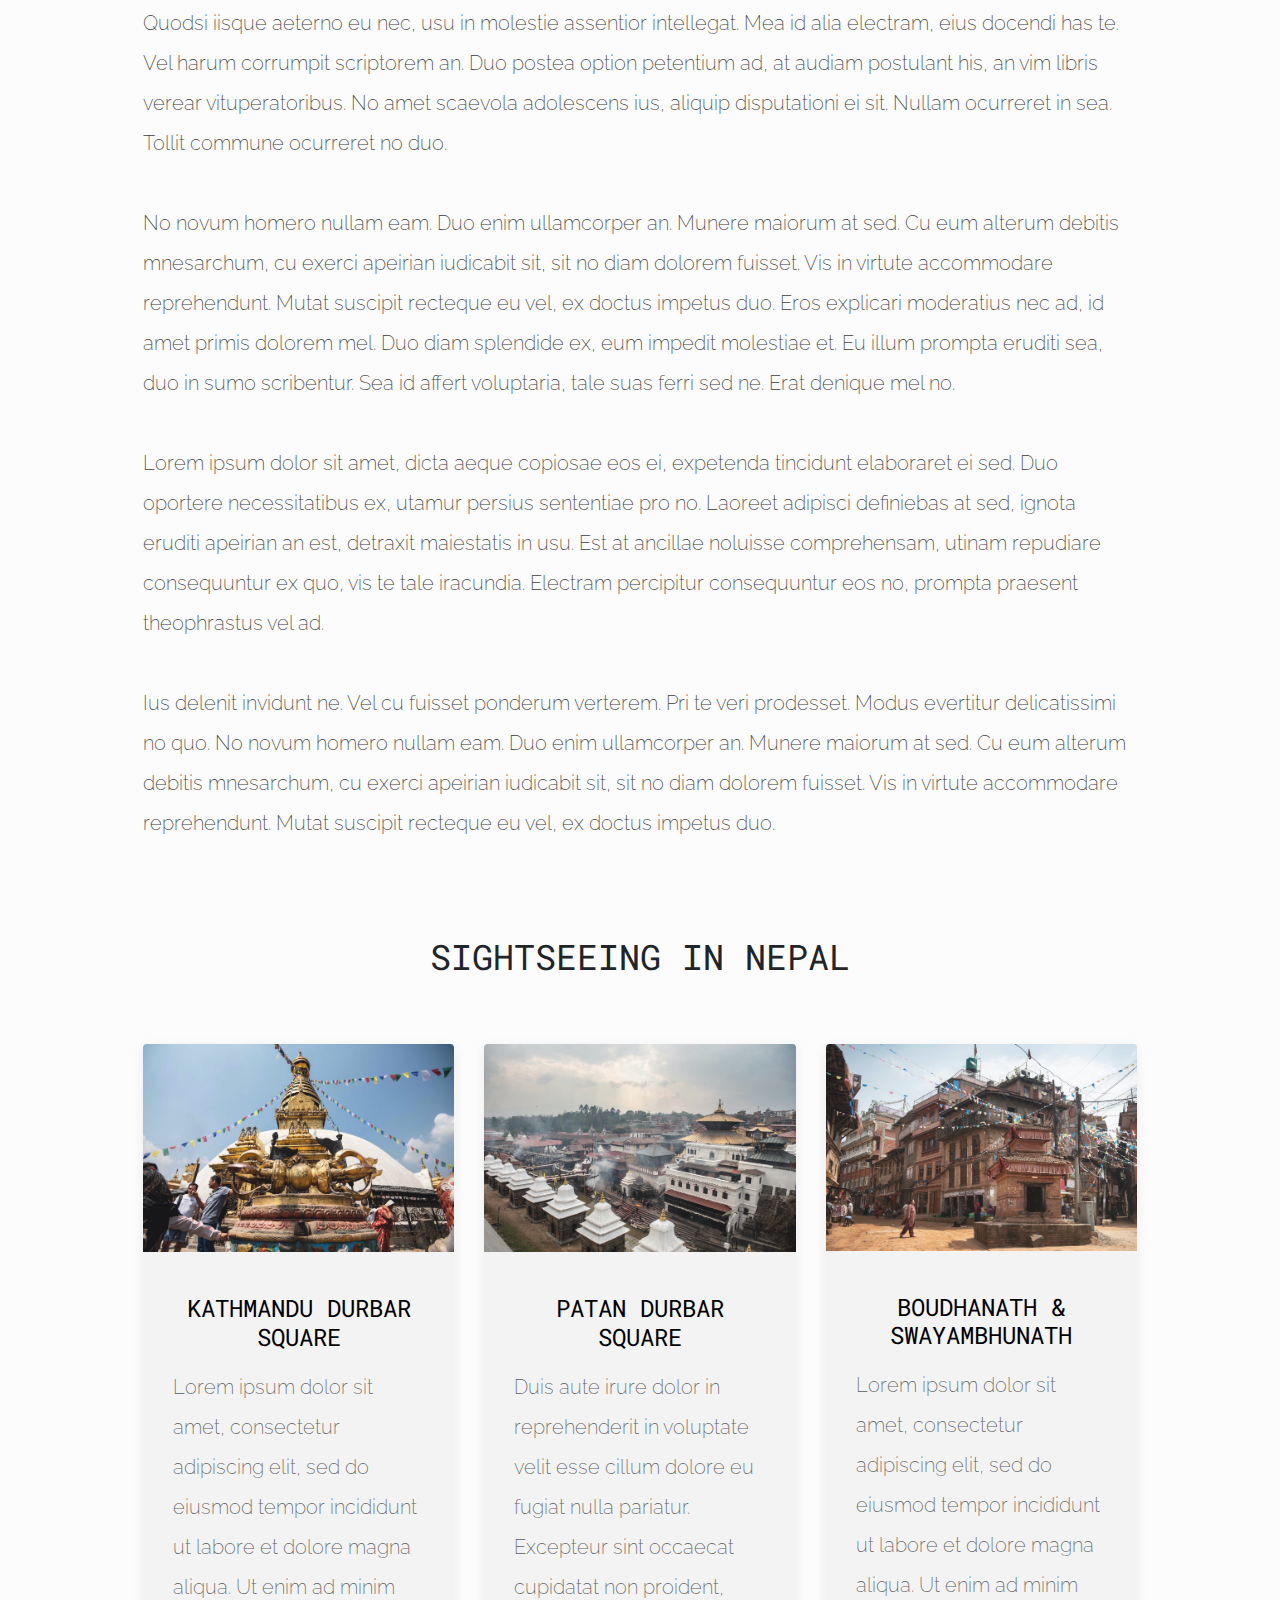
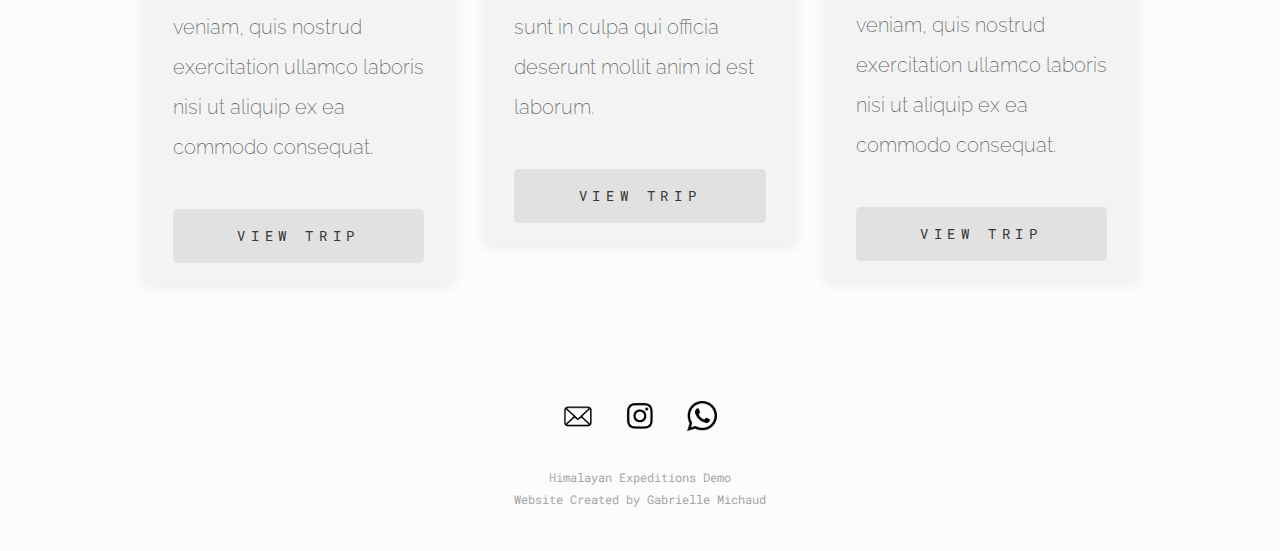
<file: history.html>
<!DOCTYPE html>
<html lang="en" class="no-js">
	<head>
		<title>Info | Himalayan Expeditions Demo</title>
		<meta charset="utf-8" name="viewport" content="width=device-width, initial-scale=1">
        <link href="https://fonts.googleapis.com/css?family=Raleway|Roboto+Mono&display=swap" rel="stylesheet">
		<link rel="stylesheet" type="text/css" href="static/css/bootstrap.min.css">
		<link rel="stylesheet" type="text/css" href="static/css/main.css">
        <link rel="icon" type="image/png" sizes="32x32" href="favicon.ico">
	</head>
	<body>
        <center>
        	<nav class="navbar sticky-top navbar-expand-lg navbar-light bg-light">
                <div class="container-fluid">
                    <a class="navbar-brand" href="index.html">
                        <img src="static/images/logo-mountains.png" class="logo">
                        <h6 style="color: rgba(0,0,0,0.7); display: inline;">Himalayan Expeditions Demo</h6>
                    </a>
                    <button class="navbar-toggler" type="button" data-toggle="collapse" data-target="#navbarNavAltMarkup" aria-controls="navbarNavAltMarkup" aria-expanded="false" aria-label="Toggle navigation">
                        <span class="navbar-toggler-icon"></span>
                    </button>
                    <div class="collapse navbar-collapse" id="navbarNavAltMarkup">
                        <div class="navbar-nav ml-auto">
                            <li class="nav-item dropdown">
                                <a class="nav-link dropdown-toggle nav-item nav-pages" href="#" id="navbarDropdown" role="button" data-toggle="dropdown" aria-haspopup="true" aria-expanded="false">
                                    TRIPS
                                </a>
                                <div class="dropdown-menu" aria-labelledby="navbarDropdown">
                                    <a class="dropdown-item" href="trips-nepal.html">NEPAL</a>
                                    <a class="dropdown-item" href="#">INDIA</a>
                                    <a class="dropdown-item" href="#">CHINA</a>
                                    <a class="dropdown-item" href="#">BHUTAN</a>
                                </div>
                            </li>
                            <a class="nav-item nav-link nav-pages" style="color: rgba(0,0,0,0.8);" href="#">HISTORY</a>
                            <a class="nav-item nav-link nav-pages" href="team.html">TEAM</a>
                            <a class="nav-item nav-link nav-pages btn-light" href="bookings.html">BOOK YOUR TRIP</a>
                        </div>
                    </div>
                </div>
            </nav>
            <br><br><br><br><br>
        	<div class="container-fluid" style="max-width: 80%">
        		<h2>Information</h2>
        		<br><br>
        		<p class="text-left">
        			Lorem ipsum dolor sit amet, consectetur adipiscing elit, sed do eiusmod tempor incididunt ut labore et dolore magna aliqua. Ut enim ad minim veniam, quis nostrud exercitation ullamco laboris nisi ut aliquip ex ea commodo consequat. Duis aute irure dolor in reprehenderit in voluptate velit esse cillum dolore eu fugiat nulla pariatur. Excepteur sint occaecat cupidatat non proident, sunt in culpa qui officia deserunt mollit anim id est laborum.
                    <br><br>
                    Quodsi iisque aeterno eu nec, usu in molestie assentior intellegat. Mea id alia electram, eius docendi has te. Vel harum corrumpit scriptorem an. Duo postea option petentium ad, at audiam postulant his, an vim libris verear vituperatoribus. No amet scaevola adolescens ius, aliquip disputationi ei sit. Nullam ocurreret in sea. Tollit commune ocurreret no duo.
        		</p>
        		<br>
        		<img src="static/images/FLS5891.jpg" class="main-img">
        		<br><br><br><br><br>
	        	<h4>History of Nepal</h4>
	    		<br><br>
	    		<p class="text-left">
	        		Quodsi iisque aeterno eu nec, usu in molestie assentior intellegat. Mea id alia electram, eius docendi has te. Vel harum corrumpit scriptorem an. Duo postea option petentium ad, at audiam postulant his, an vim libris verear vituperatoribus. No amet scaevola adolescens ius, aliquip disputationi ei sit. Nullam ocurreret in sea. Tollit commune ocurreret no duo.
	        		<br><br>
                    No novum homero nullam eam. Duo enim ullamcorper an. Munere maiorum at sed. Cu eum alterum debitis mnesarchum, cu exerci apeirian iudicabit sit, sit no diam dolorem fuisset. Vis in virtute accommodare reprehendunt. Mutat suscipit recteque eu vel, ex doctus impetus duo. Eros explicari moderatius nec ad, id amet primis dolorem mel. Duo diam splendide ex, eum impedit molestiae et. Eu illum prompta eruditi sea, duo in sumo scribentur. Sea id affert voluptaria, tale suas ferri sed ne. Erat denique mel no.
	        		<br><br>
                    Lorem ipsum dolor sit amet, dicta aeque copiosae eos ei, expetenda tincidunt elaboraret ei sed. Duo oportere necessitatibus ex, utamur persius sententiae pro no. Laoreet adipisci definiebas at sed, ignota eruditi apeirian an est, detraxit maiestatis in usu. Est at ancillae noluisse comprehensam, utinam repudiare consequuntur ex quo, vis te tale iracundia. Electram percipitur consequuntur eos no, prompta praesent theophrastus vel ad.
	        		<br><br>
                    Ius delenit invidunt ne. Vel cu fuisset ponderum verterem. Pri te veri prodesset. Modus evertitur delicatissimi no quo. No novum homero nullam eam. Duo enim ullamcorper an. Munere maiorum at sed. Cu eum alterum debitis mnesarchum, cu exerci apeirian iudicabit sit, sit no diam dolorem fuisset. Vis in virtute accommodare reprehendunt. Mutat suscipit recteque eu vel, ex doctus impetus duo.
	        	</p>
	        	<br>
                <h4 id="sightseeing" style="padding-top: 50px">Sightseeing in Nepal</h4>
                <br>
                <div class="row">
                    <div class="card-deck col-sm mb-3">
                        <a href="#">
                            <div class="card card-link">
                                <img class="card-img-top" src="static/images/FLS8684.jpg" style="opacity: 0.9">
                                <br>
                                <div class="card-body d-flex flex-column" style="padding: 20px 30px">
                                    <h3 class="card-title">Kathmandu Durbar Square</h3>
                                    <p class="card-text text-left" style="color: #55585a">
                                        Lorem ipsum dolor sit amet, consectetur adipiscing elit, sed do eiusmod tempor incididunt ut labore et dolore magna aliqua. Ut enim ad minim veniam, quis nostrud exercitation ullamco laboris nisi ut aliquip ex ea commodo consequat. 
                                    </p>
                                    <br>
                                    <button type="button" class="mt-auto btn-lg btn-block btn-outline-primary btn-light main-btn">View Trip</button>
                                </div>
                            </div>
                        </a>
                    </div>
                    <div class="card-deck col-sm mb-3">
                        <a href="#">
                            <div class="card card-link">
                                <img class="card-img-top" src="static/images/FLS8423.jpg" style="opacity: 0.9">
                                <br>
                                <div class="card-body d-flex flex-column" style="padding: 20px 30px">
                                    <h3 class="card-title">Patan Durbar Square</h3>
                                    <p class="card-text text-left" style="color: #55585a">
                                        Duis aute irure dolor in reprehenderit in voluptate velit esse cillum dolore eu fugiat nulla pariatur. Excepteur sint occaecat cupidatat non proident, sunt in culpa qui officia deserunt mollit anim id est laborum.
                                    </p>
                                    <br>
                                    <button type="button" class="mt-auto btn-lg btn-block btn-outline-primary btn-light main-btn">View Trip</button>
                                </div>
                            </div>
                        </a>
                    </div>
                    <div class="card-deck col-sm mb-3">
                        <a href="#">
                            <div class="card card-link">
                                <img class="card-img-top" src="static/images/FLS8313.jpg" style="opacity: 0.9">
                                <br>
                                <div class="card-body d-flex flex-column" style="padding: 20px 30px">
                                    <h3 class="card-title">Boudhanath & Swayambhunath</h3>
                                    <p class="card-text text-left" style="color: #55585a">
                                        Lorem ipsum dolor sit amet, consectetur adipiscing elit, sed do eiusmod tempor incididunt ut labore et dolore magna aliqua. Ut enim ad minim veniam, quis nostrud exercitation ullamco laboris nisi ut aliquip ex ea commodo consequat. 
                                    </p>
                                    <br>
                                    <button type="button" class="mt-auto btn-lg btn-block btn-outline-primary btn-light main-btn">View Trip</button>
                                </div>
                            </div>
                        </a>
                    </div>
                </div>
            </div>
	        	<br><br><br><br>
	        	<footer>
                	<a href="#"><img src="static/images/icon-mail.png" class="contact-icon"></a>
                    <a href="#"><img src="static/images/icon-insta.png" class="contact-icon"></a>
                    <a href="#"><img src="static/images/icon-whatsapp.png" class="contact-icon"></a>   
                    <br><br> 
                    <small>
                        Himalayan Expeditions Demo
                        <br>
                        Website Created by <a href="http://gabriellemichaud.com/" target="_blank">Gabrielle Michaud</a>
                    </small>
                </footer>
                <br><br>
        	</div>
            <!-- Bootstrap Navbar -->
            <script src="https://ajax.googleapis.com/ajax/libs/jquery/1.12.4/jquery.min.js"></script>
            <script src="static/js/bootstrap.js"></script>
            <script type="text/javascript">
                $(function () {
                  $(document).scroll(function () {
                    var $nav = $(".navbar-expand-lg");
                    $nav.toggleClass('scrolled', $(this).scrollTop() > $nav.height());
                  });
                });
            </script>
        </center>
    </body>
</html>
</file>
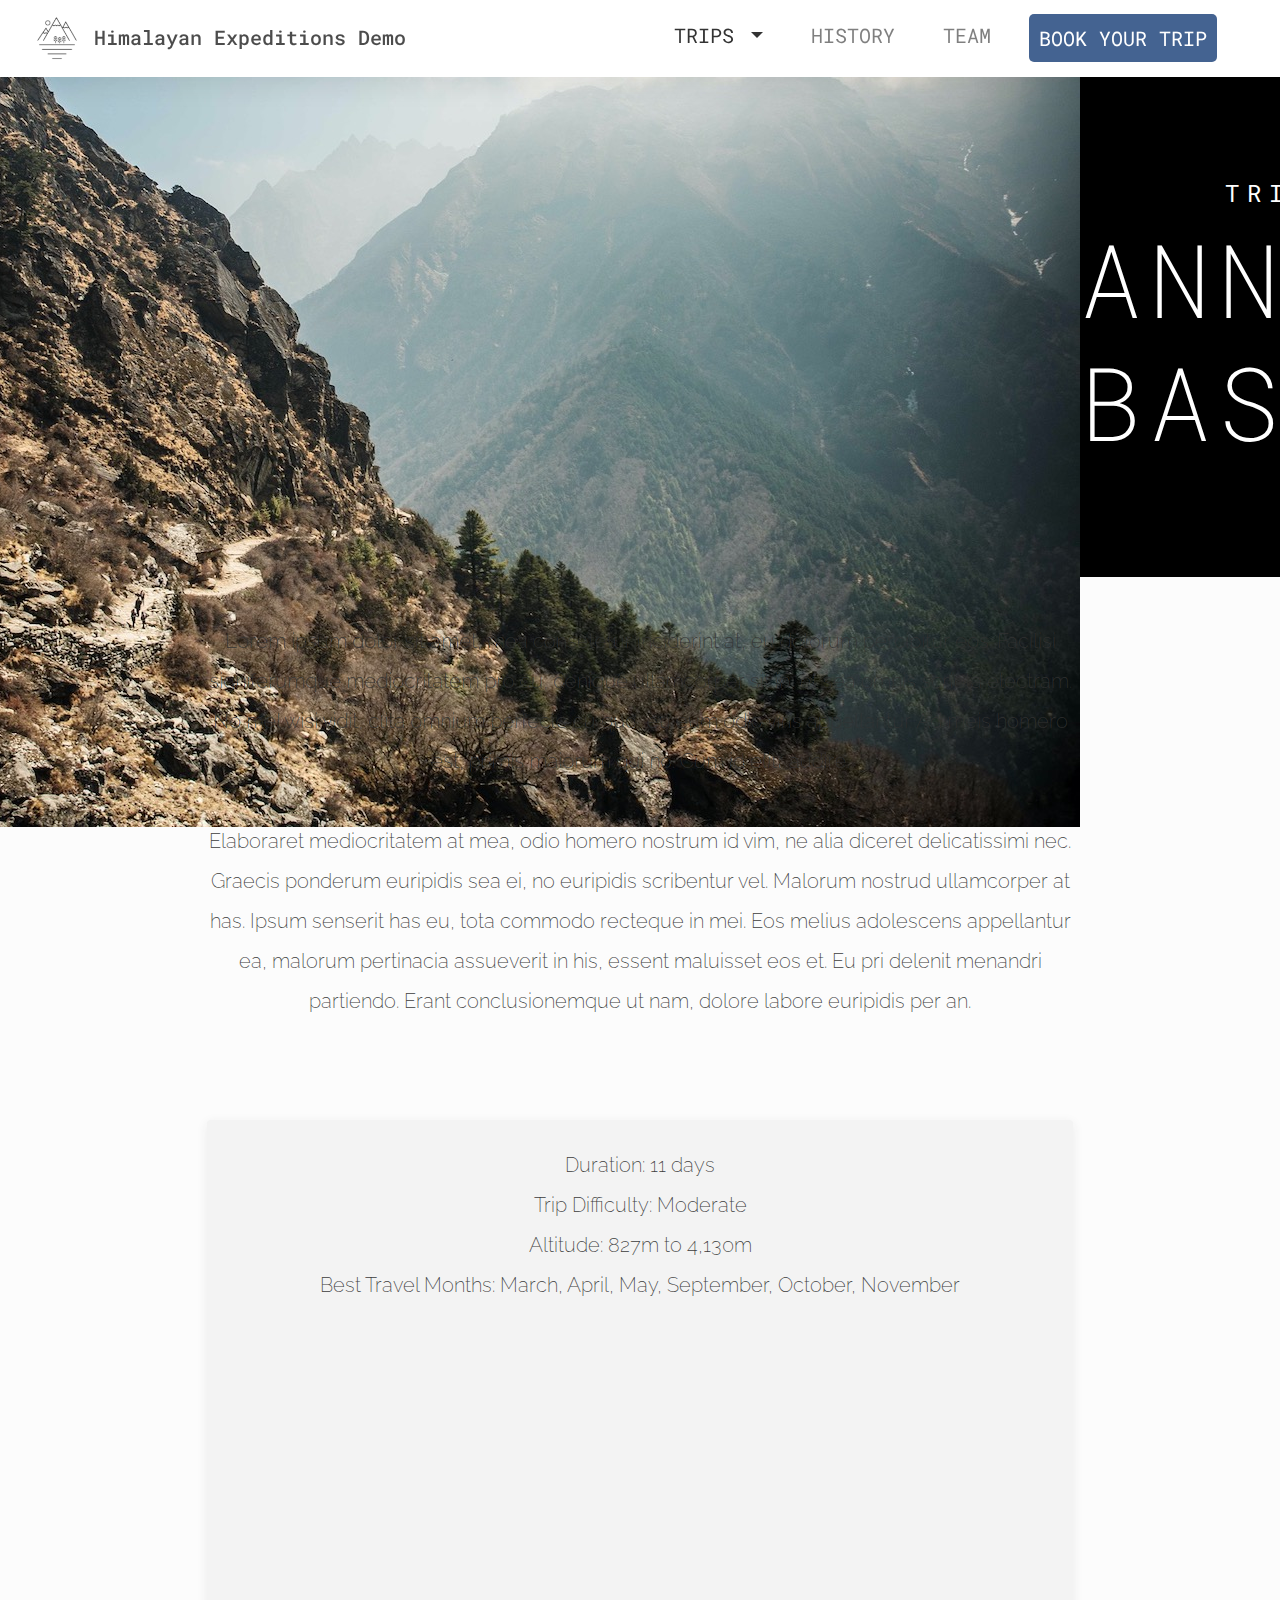
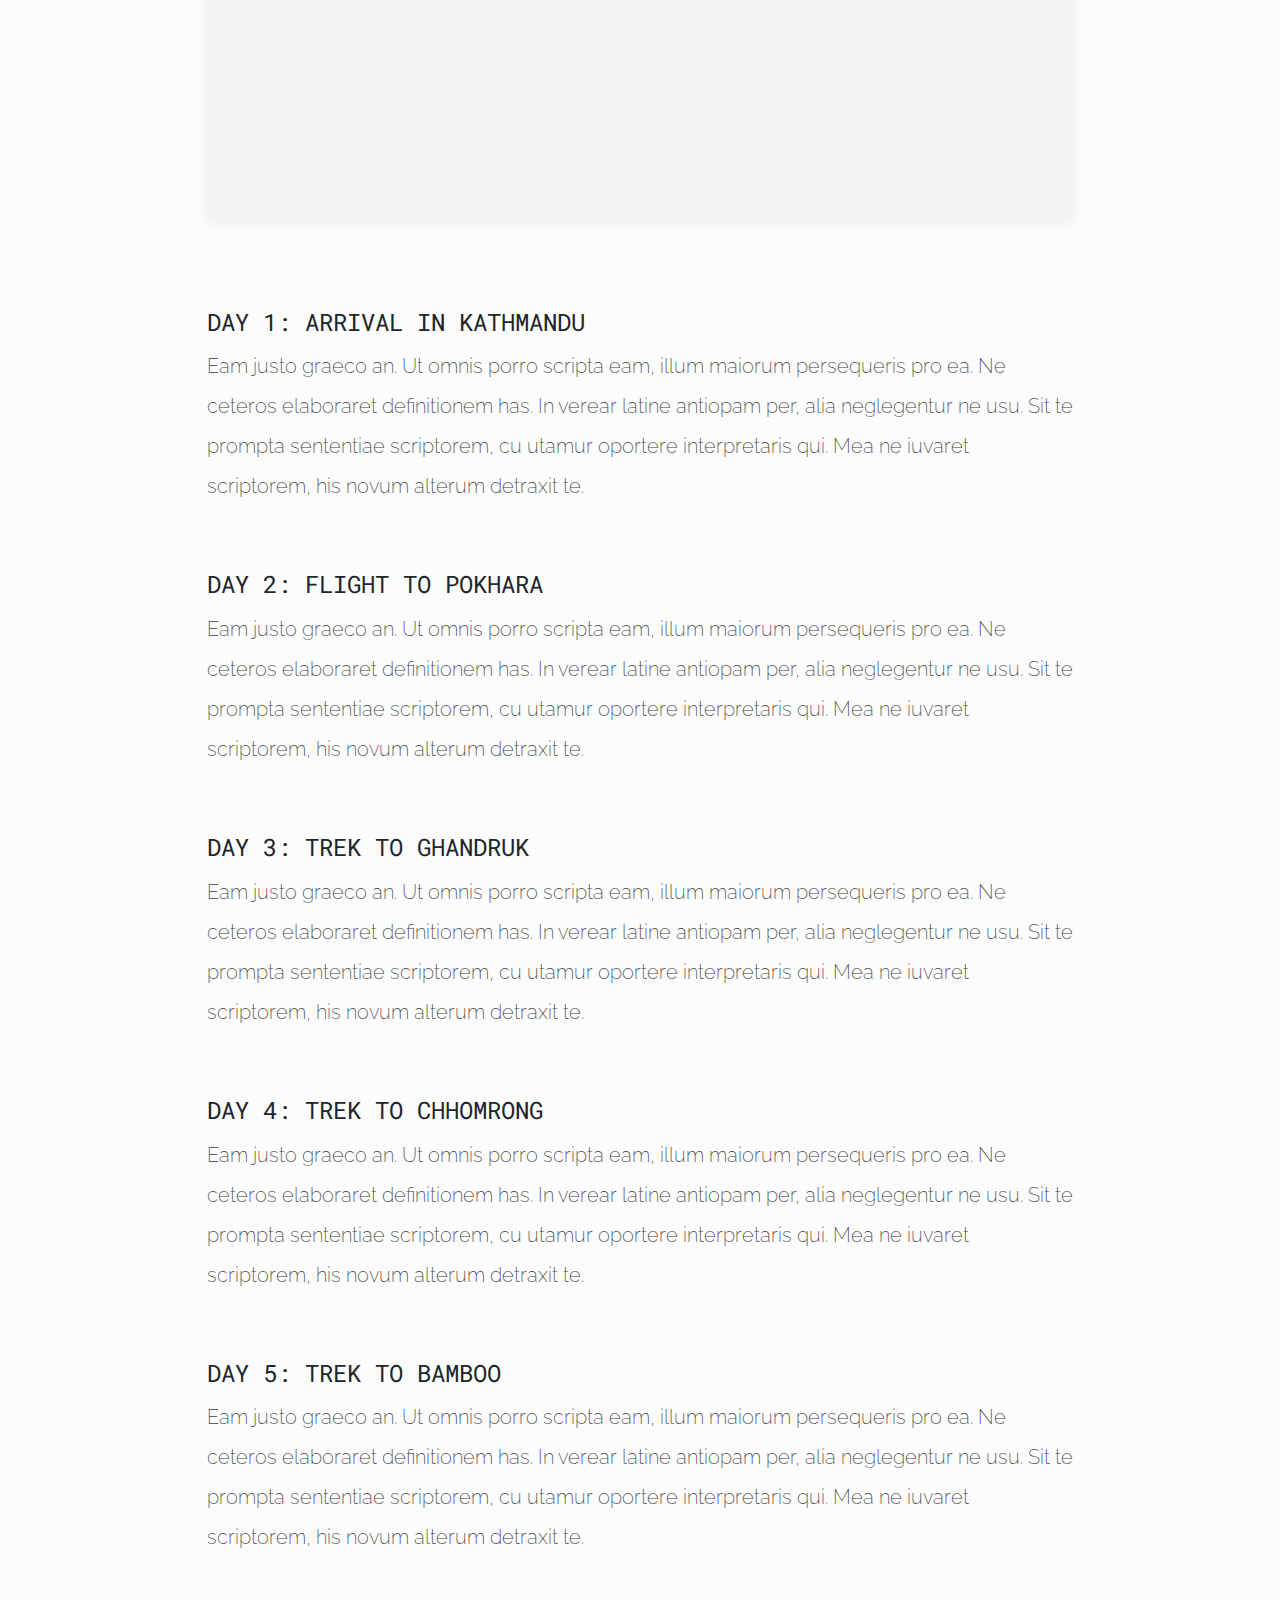
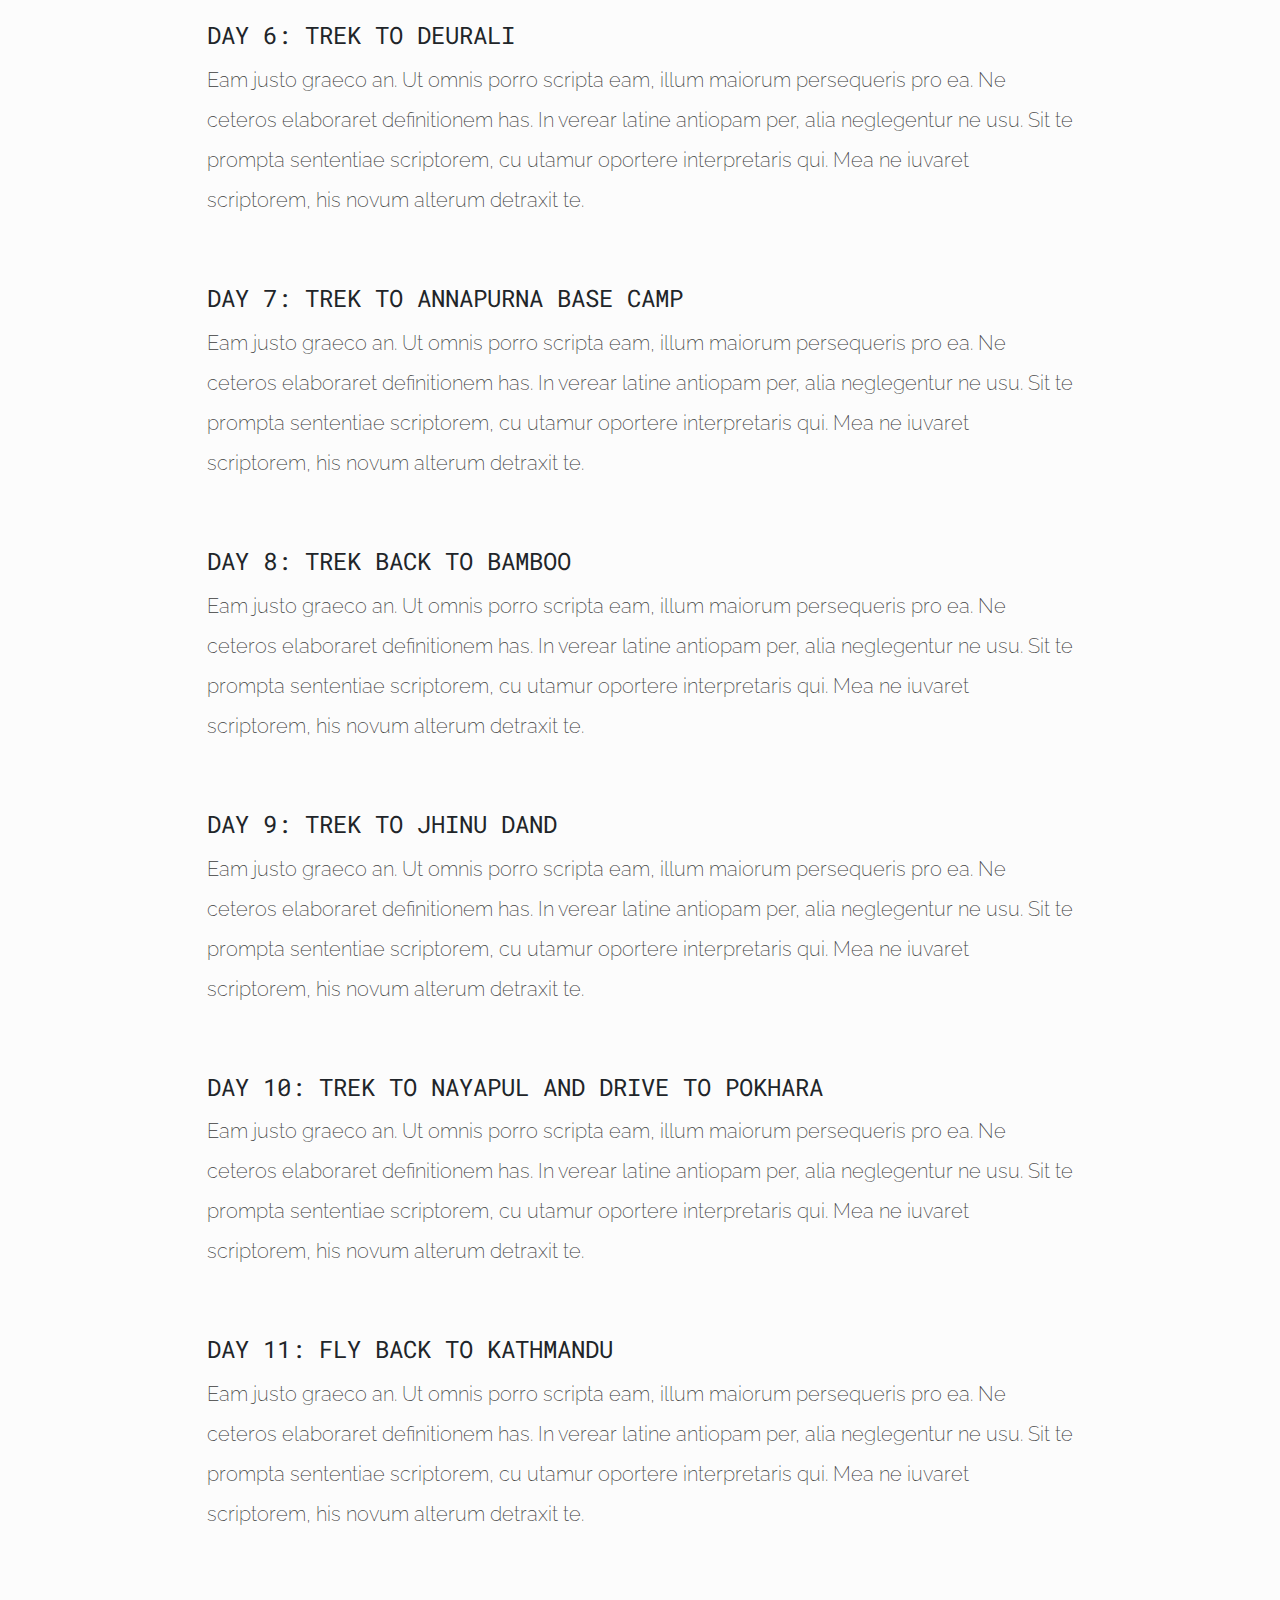
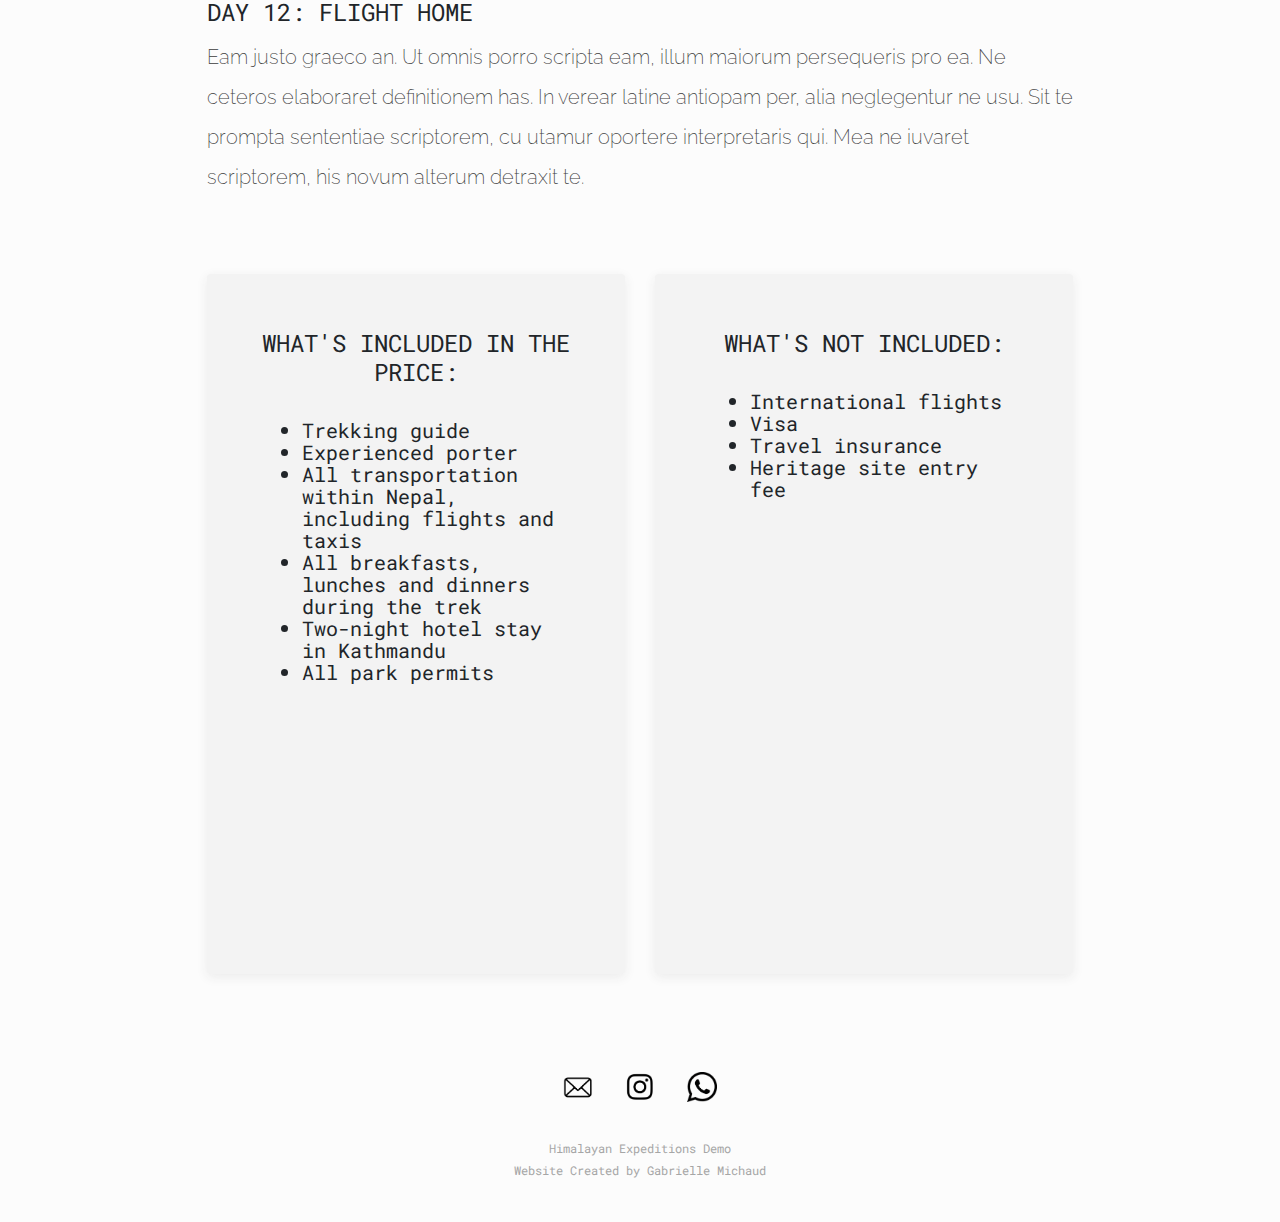
<file: nepal-annapurna.html>
<!DOCTYPE html>
<html lang="en" class="no-js">
    <head>
        <title>Annapurna Base Camp | Himalayan Expeditions Demo</title>
        <meta charset="utf-8" name="viewport" content="width=device-width, initial-scale=1">
        <link href="https://fonts.googleapis.com/css?family=Raleway|Roboto+Mono&display=swap" rel="stylesheet">
        <link rel="stylesheet" type="text/css" href="static/css/bootstrap.min.css">
        <link rel="stylesheet" type="text/css" href="static/css/main.css">
        <link rel="icon" type="image/png" sizes="32x32" href="favicon.ico">
    </head>
    <body>
        <center>
            <nav class="navbar sticky-top navbar-expand-lg navbar-light bg-light">
                <div class="container-fluid">
                    <a class="navbar-brand" href="index.html">
                        <img src="static/images/logo-mountains.png" class="logo">
                        <h6 style="color: rgba(0,0,0,0.7); display: inline;">Himalayan Expeditions Demo</h6>
                    </a>
                    <button class="navbar-toggler" type="button" data-toggle="collapse" data-target="#navbarNavAltMarkup" aria-controls="navbarNavAltMarkup" aria-expanded="false" aria-label="Toggle navigation">
                        <span class="navbar-toggler-icon"></span>
                    </button>
                    <div class="collapse navbar-collapse" id="navbarNavAltMarkup">
                        <div class="navbar-nav ml-auto">
                            <li class="nav-item dropdown">
                                <a class="nav-link dropdown-toggle nav-item nav-pages" href="#" id="navbarDropdown" role="button" data-toggle="dropdown" aria-haspopup="true" aria-expanded="false"  style="color: rgba(0,0,0,0.8)">
                                    TRIPS
                                </a>
                                <div class="dropdown-menu" aria-labelledby="navbarDropdown">
                                    <a class="dropdown-item" href="trips-nepal.html">NEPAL</a>
                                    <a class="dropdown-item" href="#">INDIA</a>
                                    <a class="dropdown-item" href="#">CHINA</a>
                                    <a class="dropdown-item" href="#">BHUTAN</a>
                                </div>
                            </li> 
                            <a class="nav-item nav-link nav-pages" href="history.html">HISTORY</a>
                            <a class="nav-item nav-link nav-pages" href="team.html">TEAM</a>
                            <a class="nav-item nav-link nav-pages btn-light" href="bookings.html">BOOK YOUR TRIP</a>
                        </div>
                    </div>
                </div>
            </nav>
            <header>
                <img src="static/images/FLS3842.jpg" class="header-img">
                <div class="content">
                    <h3>Trips in Nepal:</h3>
                    <h2>Annapurna Base Camp</h2>
                </div>
            </header>
            <br><br>
            <div class="container-fluid" id="inner-content" style="max-width: 70%">
                <p>
                    Lorem ipsum dolor sit amet, mea consetetur inciderint at, eu dolorum percipitur eos. Facilisi signiferumque mediocritatem pro cu, denique ullamcorper sit in, et sea omnis scripta electram. No mel wisi vidit, clita omnium perfecto cu quo, eu eum odio viris appellantur. Ad meis homero est, primis maiorum qui no. Cum id elitr audire.
                    <br><br>
                    Elaboraret mediocritatem at mea, odio homero nostrum id vim, ne alia diceret delicatissimi nec. Graecis ponderum euripidis sea ei, no euripidis scribentur vel. Malorum nostrud ullamcorper at has. Ipsum senserit has eu, tota commodo recteque in mei. Eos melius adolescens appellantur ea, malorum pertinacia assueverit in his, essent maluisset eos et. Eu pri delenit menandri partiendo. Erant conclusionemque ut nam, dolore labore euripidis per an.
                </p>
                <br><br>
                <div class="card">
                    <div class="card-body">
                        <p>
                            Duration: 11 days<br>
                            Trip Difficulty: Moderate<br>
                            Altitude: 827m to 4,130m<br>
                            Best Travel Months: March, April, May, September, October, November
                        </p>
                    </div>
                </div>
                <br><br><br><br>
                <div style="text-align: left">
                    <h3 class="text-left">Day 1: Arrival in Kathmandu</h3>
                    <p>
                        Eam justo graeco an. Ut omnis porro scripta eam, illum maiorum persequeris pro ea. Ne ceteros elaboraret definitionem has. In verear latine antiopam per, alia neglegentur ne usu. Sit te prompta sententiae scriptorem, cu utamur oportere interpretaris qui. Mea ne iuvaret scriptorem, his novum alterum detraxit te.
                    </p>
                    <br><br>
                    <h3 class="text-left">Day 2: Flight to Pokhara</h3>
                    <p>
                        Eam justo graeco an. Ut omnis porro scripta eam, illum maiorum persequeris pro ea. Ne ceteros elaboraret definitionem has. In verear latine antiopam per, alia neglegentur ne usu. Sit te prompta sententiae scriptorem, cu utamur oportere interpretaris qui. Mea ne iuvaret scriptorem, his novum alterum detraxit te.
                    </p>
                    <br><br>
                    <h3 class="text-left">Day 3: Trek to Ghandruk</h3>
                    <p>
                        Eam justo graeco an. Ut omnis porro scripta eam, illum maiorum persequeris pro ea. Ne ceteros elaboraret definitionem has. In verear latine antiopam per, alia neglegentur ne usu. Sit te prompta sententiae scriptorem, cu utamur oportere interpretaris qui. Mea ne iuvaret scriptorem, his novum alterum detraxit te.
                    </p>
                    <br><br>
                    <h3 class="text-left">Day 4: Trek to Chhomrong </h3>
                    <p>
                        Eam justo graeco an. Ut omnis porro scripta eam, illum maiorum persequeris pro ea. Ne ceteros elaboraret definitionem has. In verear latine antiopam per, alia neglegentur ne usu. Sit te prompta sententiae scriptorem, cu utamur oportere interpretaris qui. Mea ne iuvaret scriptorem, his novum alterum detraxit te.
                    </p>
                    <br><br>
                    <h3 class="text-left">Day 5: Trek to Bamboo</h3>
                    <p>
                        Eam justo graeco an. Ut omnis porro scripta eam, illum maiorum persequeris pro ea. Ne ceteros elaboraret definitionem has. In verear latine antiopam per, alia neglegentur ne usu. Sit te prompta sententiae scriptorem, cu utamur oportere interpretaris qui. Mea ne iuvaret scriptorem, his novum alterum detraxit te.
                    </p>
                    <br><br>
                    <h3 class="text-left">Day 6: Trek to Deurali</h3>
                    <p>
                        Eam justo graeco an. Ut omnis porro scripta eam, illum maiorum persequeris pro ea. Ne ceteros elaboraret definitionem has. In verear latine antiopam per, alia neglegentur ne usu. Sit te prompta sententiae scriptorem, cu utamur oportere interpretaris qui. Mea ne iuvaret scriptorem, his novum alterum detraxit te.
                    </p>
                    <br><br>
                    <h3 class="text-left">Day 7: Trek to Annapurna Base Camp</h3>
                    <p>
                        Eam justo graeco an. Ut omnis porro scripta eam, illum maiorum persequeris pro ea. Ne ceteros elaboraret definitionem has. In verear latine antiopam per, alia neglegentur ne usu. Sit te prompta sententiae scriptorem, cu utamur oportere interpretaris qui. Mea ne iuvaret scriptorem, his novum alterum detraxit te.
                    </p>
                    <br><br>
                    <h3 class="text-left">Day 8: Trek Back to Bamboo</h3>
                    <p>
                        Eam justo graeco an. Ut omnis porro scripta eam, illum maiorum persequeris pro ea. Ne ceteros elaboraret definitionem has. In verear latine antiopam per, alia neglegentur ne usu. Sit te prompta sententiae scriptorem, cu utamur oportere interpretaris qui. Mea ne iuvaret scriptorem, his novum alterum detraxit te.
                    </p>
                    <br><br>
                    <h3 class="text-left">Day 9: Trek to Jhinu Dand</h3>
                    <p>
                        Eam justo graeco an. Ut omnis porro scripta eam, illum maiorum persequeris pro ea. Ne ceteros elaboraret definitionem has. In verear latine antiopam per, alia neglegentur ne usu. Sit te prompta sententiae scriptorem, cu utamur oportere interpretaris qui. Mea ne iuvaret scriptorem, his novum alterum detraxit te.
                    </p>
                    <br><br>
                    <h3 class="text-left">Day 10: Trek to Nayapul and Drive to Pokhara</h3>
                    <p>
                        Eam justo graeco an. Ut omnis porro scripta eam, illum maiorum persequeris pro ea. Ne ceteros elaboraret definitionem has. In verear latine antiopam per, alia neglegentur ne usu. Sit te prompta sententiae scriptorem, cu utamur oportere interpretaris qui. Mea ne iuvaret scriptorem, his novum alterum detraxit te.
                    </p>
                    <br><br>
                    <h3 class="text-left">Day 11: Fly Back to Kathmandu</h3>
                    <p>
                        Eam justo graeco an. Ut omnis porro scripta eam, illum maiorum persequeris pro ea. Ne ceteros elaboraret definitionem has. In verear latine antiopam per, alia neglegentur ne usu. Sit te prompta sententiae scriptorem, cu utamur oportere interpretaris qui. Mea ne iuvaret scriptorem, his novum alterum detraxit te.
                    </p>
                    <br><br>
                    <h3 class="text-left">Day 12: Flight Home</h3>
                    <p>
                        Eam justo graeco an. Ut omnis porro scripta eam, illum maiorum persequeris pro ea. Ne ceteros elaboraret definitionem has. In verear latine antiopam per, alia neglegentur ne usu. Sit te prompta sententiae scriptorem, cu utamur oportere interpretaris qui. Mea ne iuvaret scriptorem, his novum alterum detraxit te.
                    </p>
                </div>
                <br>
                <div class="row">
                    <div class="col-md-6">
                        <div class="card">
                            <div class="card-body" style="min-height: 550px; margin: 30px;">
                                <h3>What's Included in the Price:</h3>
                                <br>
                                <ul class="text-left">
                                    <li>Trekking guide</li>
                                    <li>Experienced porter</li>
                                    <li>All transportation within Nepal, including flights and taxis</li>
                                    <li>All breakfasts, lunches and dinners during the trek</li>
                                    <li>Two-night hotel stay in Kathmandu</li>
                                    <li>All park permits</li>
                                </ul>
                            </div>
                        </div>
                    </div>
                    <div class="col-md-6">
                        <div class="card">
                            <div class="card-body" style="min-height: 550px; margin: 30px;">
                                <h3>What's Not Included:</h3>
                                <br>
                                <ul class="text-left">
                                    <li>International flights</li>
                                    <li>Visa</li>
                                    <li>Travel insurance</li>
                                    <li>Heritage site entry fee</li>
                                </ul>
                            </div>
                        </div>
                    </div>
                </div>
            </div>
            <br><br><br><br>
            <footer>
                <a href="#"><img src="static/images/icon-mail.png" class="contact-icon"></a>
                <a href="#"><img src="static/images/icon-insta.png" class="contact-icon"></a>
                <a href="#"><img src="static/images/icon-whatsapp.png" class="contact-icon"></a>   
                <br><br> 
                <small>
                    Himalayan Expeditions Demo
                    <br>
                    Website Created by <a href="http://gabriellemichaud.com/" target="_blank">Gabrielle Michaud</a>
                </small>
            </footer>
            <br><br>
            <!-- Bootstrap Navbar -->
            <script src="https://ajax.googleapis.com/ajax/libs/jquery/1.12.4/jquery.min.js"></script>
            <script src="static/js/popper.min.js"></script>
            <script src="static/js/bootstrap.js"></script>
            <script type="text/javascript">
                $(function () {
                  $(document).scroll(function () {
                    var $nav = $(".navbar-expand-lg");
                    $nav.toggleClass('scrolled', $(this).scrollTop() > $nav.height());
                  });
                });
            </script>
            <!-- Bootstrap Tooltip -->
            <script>
                $(function () {
                  $('[data-toggle="tooltip"]').tooltip()
                })
            </script>
            <!-- enable smooth scrolling for all anchor links -->
            <script>
            const doesntLikeAnimations = window.matchMedia('(prefers-reduced-motion)').matches

            if (doesntLikeAnimations) {
                console.log('Not enabling smooth scrolling due to users browser preference.')
            } else {
                document.querySelectorAll('a[href^="#"]').forEach(anchor => {
                    anchor.addEventListener('click', function (e) {
                        e.preventDefault();

                        document.querySelector(this.getAttribute('href')).scrollIntoView({
                            behavior: 'smooth'
                        });
                    });
                });
            }
        </script>
        </center>
    </body>
</html>
</file>
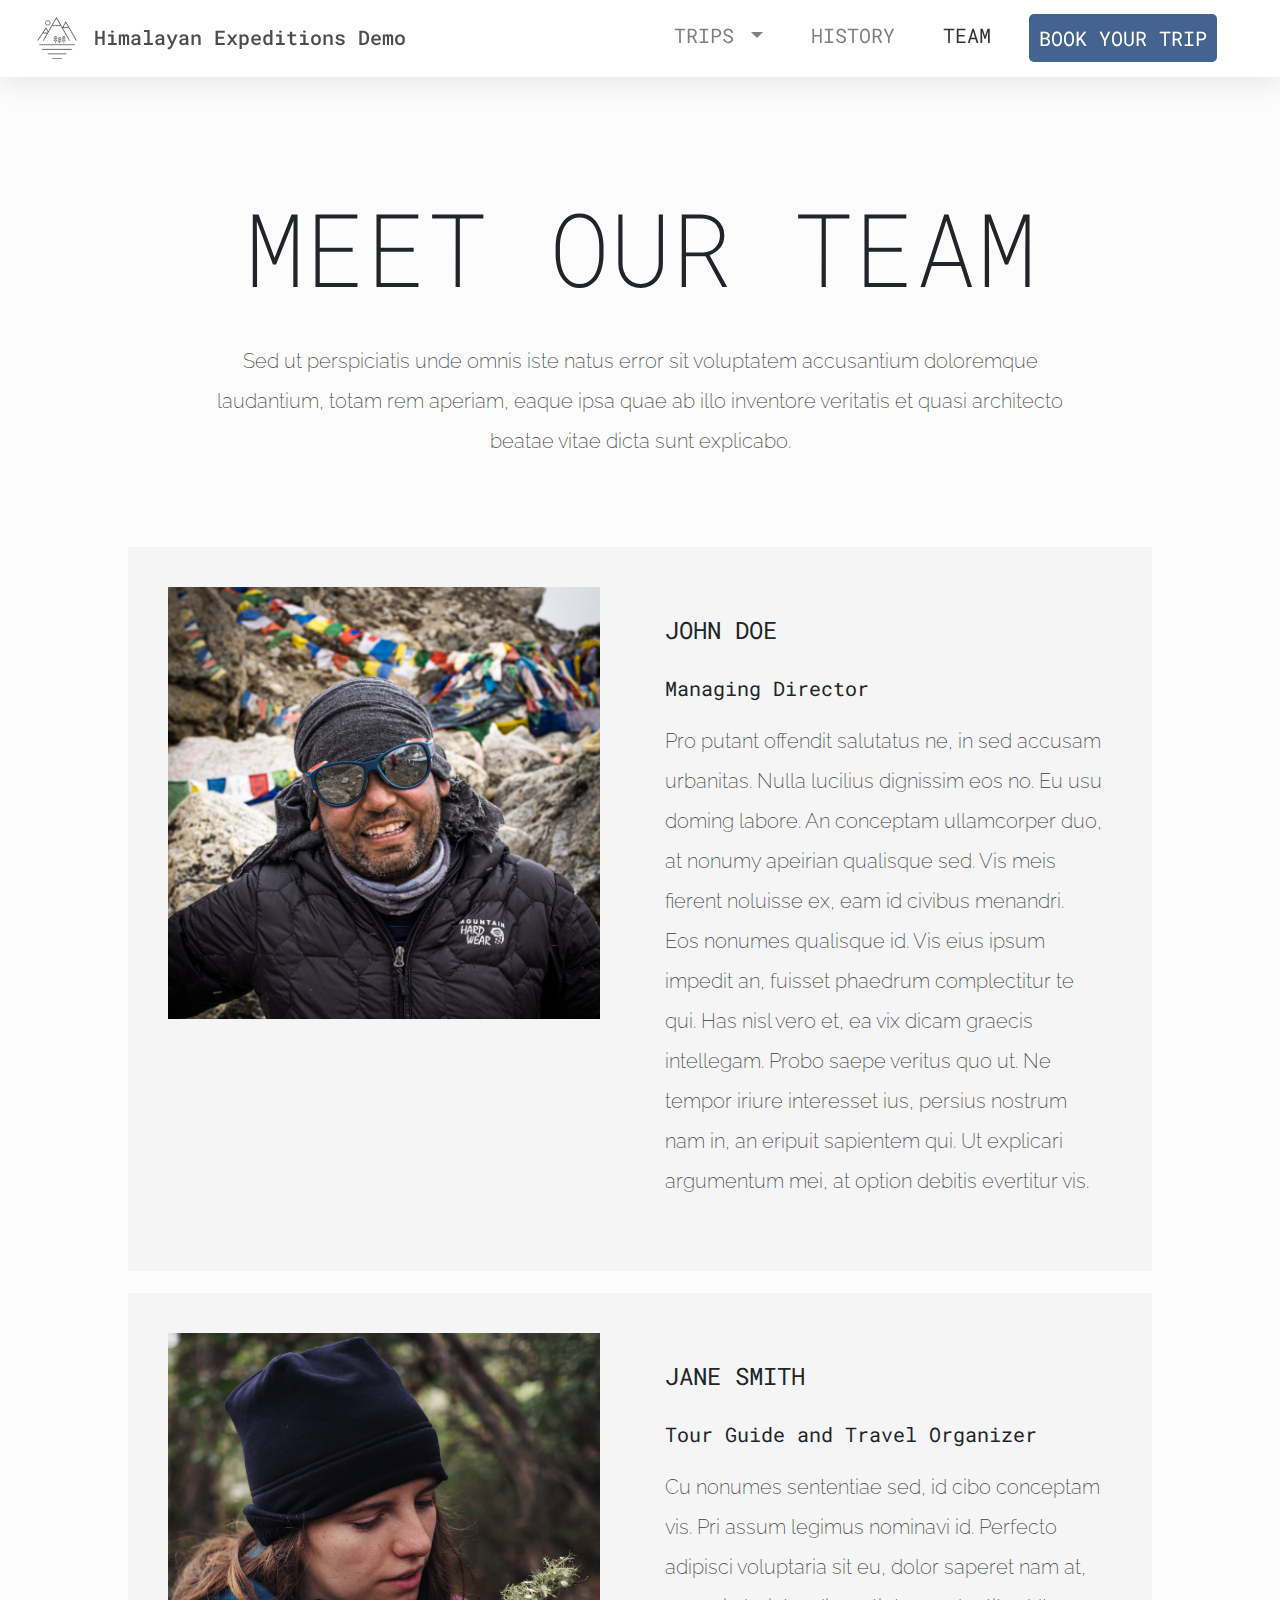
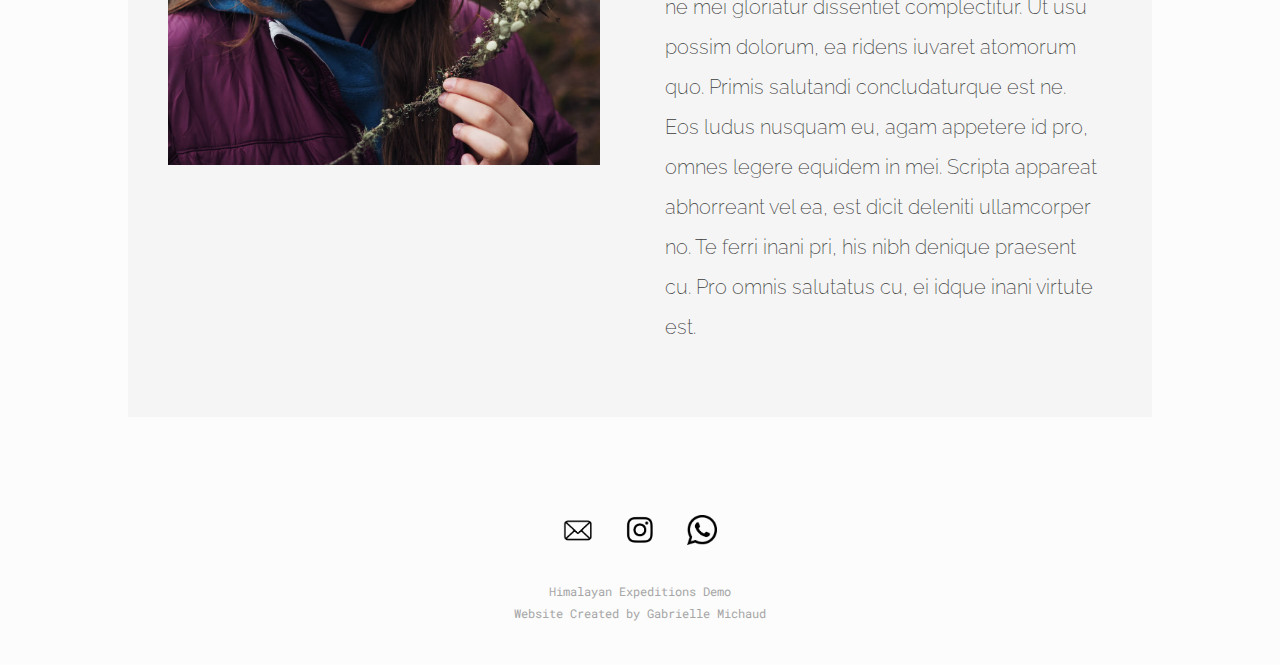
<file: team.html>
<!DOCTYPE html>
<html lang="en" class="no-js">
	<head>
		<title>Team | Himalayan Expeditions Demo</title>
		<meta charset="utf-8" name="viewport" content="width=device-width, initial-scale=1">
        <link href="https://fonts.googleapis.com/css?family=Raleway|Roboto+Mono&display=swap" rel="stylesheet">
        <link rel="stylesheet" type="text/css" href="static/css/bootstrap.min.css">
        <link rel="stylesheet" type="text/css" href="static/css/main.css">
        <link rel="icon" type="image/png" sizes="32x32" href="favicon.ico">
	</head>
	<body>
        <center>
            <nav class="navbar sticky-top navbar-expand-lg navbar-light bg-light">
                <div class="container-fluid">
                    <a class="navbar-brand" href="index.html">
                        <img src="static/images/logo-mountains.png" class="logo">
                        <h6 style="color: rgba(0,0,0,0.7); display: inline;">Himalayan Expeditions Demo</h6>
                    </a>
                    <button class="navbar-toggler" type="button" data-toggle="collapse" data-target="#navbarNavAltMarkup" aria-controls="navbarNavAltMarkup" aria-expanded="false" aria-label="Toggle navigation">
                        <span class="navbar-toggler-icon"></span>
                    </button>
                    <div class="collapse navbar-collapse" id="navbarNavAltMarkup">
                        <div class="navbar-nav ml-auto">
                            <li class="nav-item dropdown">
                                <a class="nav-link dropdown-toggle nav-item nav-pages" href="#" id="navbarDropdown" role="button" data-toggle="dropdown" aria-haspopup="true" aria-expanded="false">
                                    TRIPS
                                </a>
                                <div class="dropdown-menu" aria-labelledby="navbarDropdown">
                                    <a class="dropdown-item" href="trips-nepal.html">NEPAL</a>
                                    <a class="dropdown-item" href="#">INDIA</a>
                                    <a class="dropdown-item" href="#">CHINA</a>
                                    <a class="dropdown-item" href="#">BHUTAN</a>
                                </div>
                            </li> 
                            <a class="nav-item nav-link nav-pages" href="history.html">HISTORY</a>
                            <a class="nav-item nav-link nav-pages" style="color: rgba(0,0,0,0.8);" href="#" href="#">TEAM</a>
                            <a class="nav-item nav-link nav-pages btn-light" href="bookings.html">BOOK YOUR TRIP</a>
                        </div>
                    </div>
                </div>
            </nav>
            <br><br><br><br><br>
            <div class="container-fluid" style="max-width: 80%">
                <h2>Meet Our Team</h2>
                <br>
                <p style="width: 90%">
                    Sed ut perspiciatis unde omnis iste natus error sit voluptatem accusantium doloremque laudantium, totam rem aperiam, eaque ipsa quae ab illo inventore veritatis et quasi architecto beatae vitae dicta sunt explicabo.
                </p>
                <br><br><br>
                <div style="text-align: left">
                    <div class="row">
                        <div class="col-lg-6" style="background-color: #f5f5f5">
                            <img src="static/images/profile_1.jpg" style="width: 100%; height: auto; padding: 40px">
                        </div>
                        <div class="col-lg-6" style="background-color: #f5f5f5; padding: 25px 50px 50px 25px">
                            <br><br>
                            <h3>John Doe</h3>
                            <br>
                            Managing Director
                            <br><br>
                            <p>
                                Pro putant offendit salutatus ne, in sed accusam urbanitas. Nulla lucilius dignissim eos no. Eu usu doming labore. An conceptam ullamcorper duo, at nonumy apeirian qualisque sed. Vis meis fierent noluisse ex, eam id civibus menandri. Eos nonumes qualisque id. Vis eius ipsum impedit an, fuisset phaedrum complectitur te qui. Has nisl vero et, ea vix dicam graecis intellegam. Probo saepe veritus quo ut. Ne tempor iriure interesset ius, persius nostrum nam in, an eripuit sapientem qui. Ut explicari argumentum mei, at option debitis evertitur vis.
                            </p>
                        </div>
                    </div>
                    <br>
                    <div class="row">
                        <div class="col-lg-6" style="background-color: #f5f5f5">
                            <img src="static/images/profile_2.jpg" style="width: 100%; height: auto; padding: 40px">
                        </div>
                        <div class="col-lg-6" style="background-color: #f5f5f5; padding: 25px 50px 50px 25px">
                            <br><br>
                            <h3>Jane Smith</h3>
                            <br>
                            Tour Guide and Travel Organizer
                            <br><br>
                            <p>
                                Cu nonumes sententiae sed, id cibo conceptam vis. Pri assum legimus nominavi id. Perfecto adipisci voluptaria sit eu, dolor saperet nam at, ne mei gloriatur dissentiet complectitur. Ut usu possim dolorum, ea ridens iuvaret atomorum quo. Primis salutandi concludaturque est ne. Eos ludus nusquam eu, agam appetere id pro, omnes legere equidem in mei. Scripta appareat abhorreant vel ea, est dicit deleniti ullamcorper no. Te ferri inani pri, his nibh denique praesent cu. Pro omnis salutatus cu, ei idque inani virtute est.
                            </p>
                        </div>
                    </div>
                    <br><br><br><br>
                </div>
            </div>
            <footer>
                <a href="#"><img src="static/images/icon-mail.png" class="contact-icon"></a>
                <a href="#"><img src="static/images/icon-insta.png" class="contact-icon"></a>
                <a href="#"><img src="static/images/icon-whatsapp.png" class="contact-icon"></a>   
                <br><br> 
                <small>
                    Himalayan Expeditions Demo
                    <br>
                    Website Created by <a href="http://gabriellemichaud.com/" target="_blank">Gabrielle Michaud</a>
                </small>
            </footer>
            <br><br>
            <!-- Bootstrap Navbar -->
            <script src="https://ajax.googleapis.com/ajax/libs/jquery/1.12.4/jquery.min.js"></script>
            <script src="static/js/bootstrap.js"></script>
            <script type="text/javascript">
                $(function () {
                  $(document).scroll(function () {
                    var $nav = $(".navbar-expand-lg");
                    $nav.toggleClass('scrolled', $(this).scrollTop() > $nav.height());
                  });
                });
            </script>
        </center>
    </body>
</html>
</file>
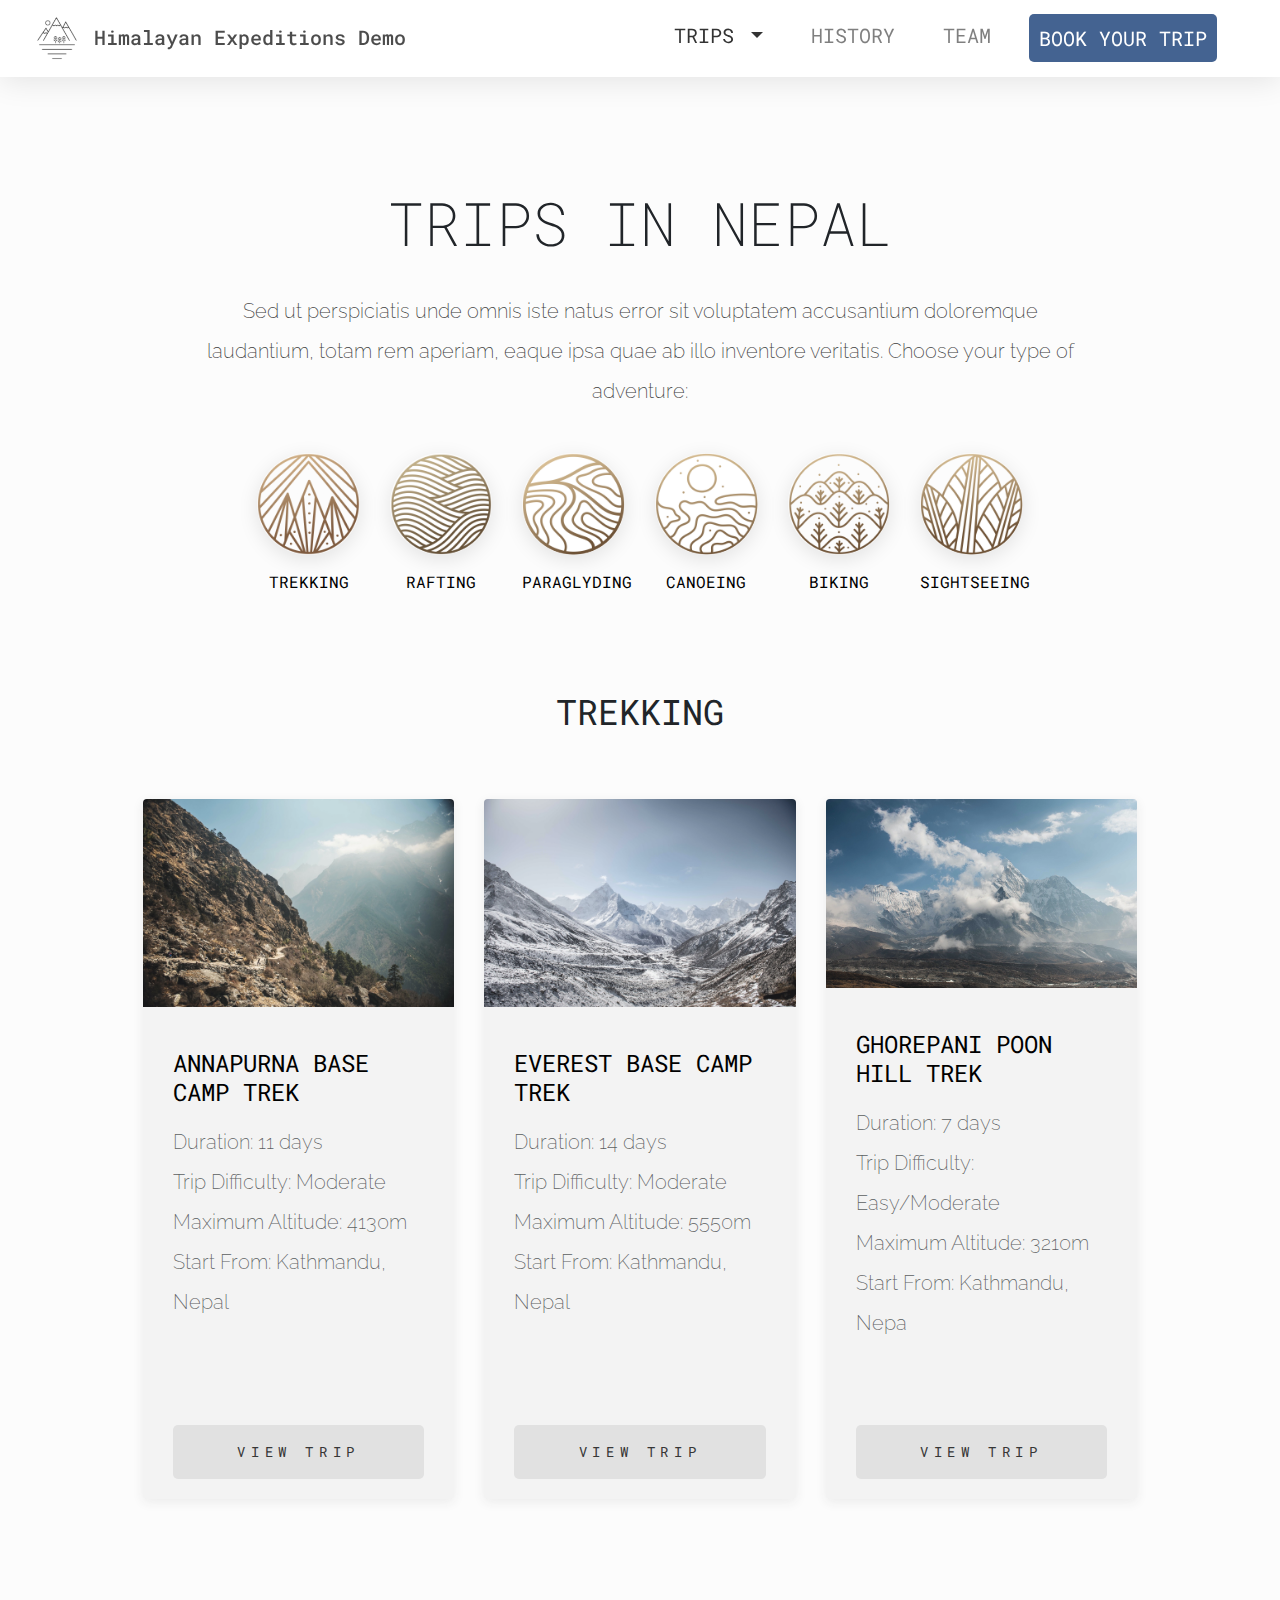
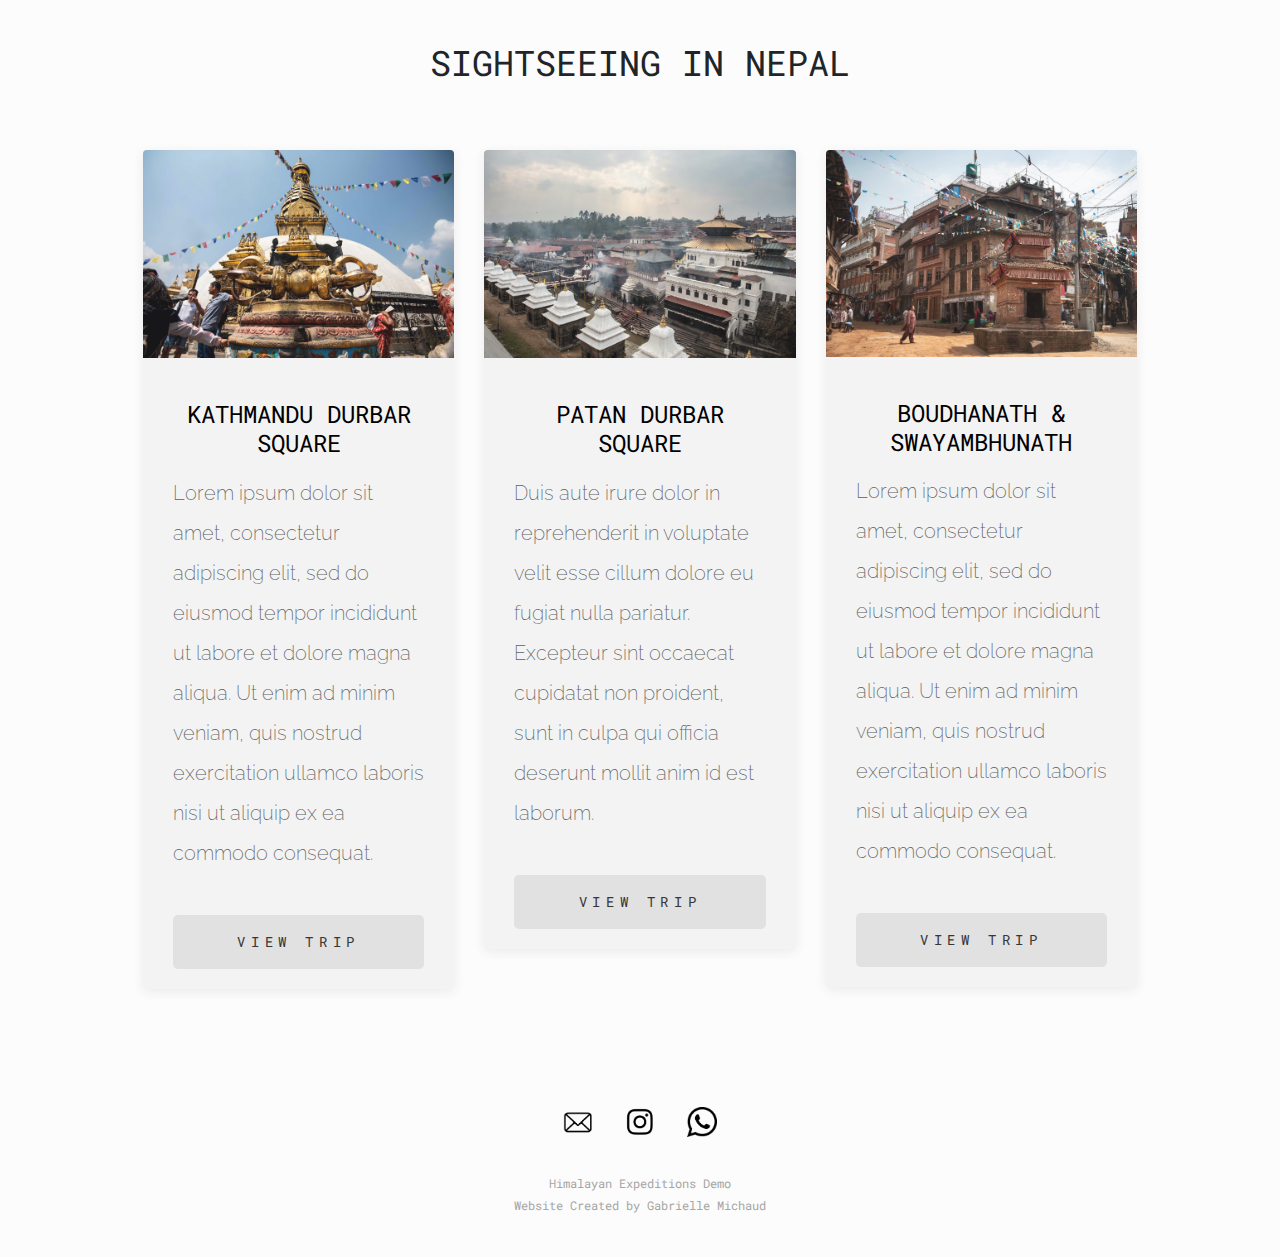
<file: trips-nepal.html>
<!DOCTYPE html>
<html lang="en" class="no-js">
    <head>
        <title>Nepal Trips | Himalayan Expeditions Demo</title>
        <meta charset="utf-8" name="viewport" content="width=device-width, initial-scale=1">
        <link href="https://fonts.googleapis.com/css?family=Raleway|Roboto+Mono&display=swap" rel="stylesheet">
        <link rel="stylesheet" type="text/css" href="static/css/bootstrap.min.css">
        <link rel="stylesheet" type="text/css" href="static/css/main.css">
        <link rel="icon" type="image/png" sizes="32x32" href="favicon.ico">
    </head>
    <body>
        <center>
            <nav class="navbar sticky-top navbar-expand-lg navbar-light bg-light">
                <div class="container-fluid">
                    <a class="navbar-brand" href="index.html">
                        <img src="static/images/logo-mountains.png" class="logo">
                        <h6 style="color: rgba(0,0,0,0.7); display: inline;">Himalayan Expeditions Demo</h6>
                    </a>
                    <button class="navbar-toggler" type="button" data-toggle="collapse" data-target="#navbarNavAltMarkup" aria-controls="navbarNavAltMarkup" aria-expanded="false" aria-label="Toggle navigation">
                        <span class="navbar-toggler-icon"></span>
                    </button>
                    <div class="collapse navbar-collapse" id="navbarNavAltMarkup">
                        <div class="navbar-nav ml-auto">
                            <li class="nav-item dropdown">
                                <a class="nav-link dropdown-toggle nav-item nav-pages" href="#" id="navbarDropdown" role="button" data-toggle="dropdown" aria-haspopup="true" aria-expanded="false"  style="color: rgba(0,0,0,0.8)">
                                    TRIPS
                                </a>
                                <div class="dropdown-menu" aria-labelledby="navbarDropdown">
                                    <a class="dropdown-item" href="trips-nepal.html">NEPAL</a>
                                    <a class="dropdown-item" href="#">INDIA</a>
                                    <a class="dropdown-item" href="#">CHINA</a>
                                    <a class="dropdown-item" href="#">BHUTAN</a>
                                </div>
                            </li> 
                            <a class="nav-item nav-link nav-pages" href="history.html">HISTORY</a>
                            <a class="nav-item nav-link nav-pages" href="team.html">TEAM</a>
                            <a class="nav-item nav-link nav-pages btn-light" href="bookings.html">BOOK YOUR TRIP</a>
                        </div>
                    </div>
                </div>
            </nav>
            <br><br><br><br><br>
            <div class="container-fluid" style="max-width: 80%">
                <h2 style="font-size: 60px">Trips in Nepal</h2>
                <br>
                <p style="width: 90%">
                    Sed ut perspiciatis unde omnis iste natus error sit voluptatem accusantium doloremque laudantium, totam rem aperiam, eaque ipsa quae ab illo inventore veritatis. Choose your type of adventure:
                </p>
                <br>
                <div class="row trips-icon" style="width: 80%; font-size: 16px">
                    <div class="col-md-2">
                        <a href="#trekking">
                            <img src="static/images/circle-mountains.png" class="img-btn" style="border-radius: 50%">
                            <br><br>
                            TREKKING
                        </a>
                    </div>
                    <div class="col-md-2">
                        <a href="#">
                            <img src="static/images/circle-waves.png" class="img-btn" style="border-radius: 50%">
                            <br><br>
                            RAFTING
                        </a>
                    </div>
                    <div class="col-md-2">
                        <a href="#">
                            <img src="static/images/circle-wind.png" class="img-btn" style="border-radius: 50%">
                            <br><br>
                            PARAGLYDING
                        </a>
                    </div>
                    <div class="col-md-2">
                        <a href="#">
                            <img src="static/images/circle-water.png" class="img-btn" style="border-radius: 50%">
                            <br><br>
                            CANOEING
                        </a>
                    </div>
                    <div class="col-md-2">
                        <a href="#">
                            <img src="static/images/circle-land.png" class="img-btn" style="border-radius: 50%">
                            <br><br>
                            BIKING
                        </a>
                    </div>
                    <div class="col-md-2">
                        <a href="#sightseeing">
                            <img src="static/images/circle-leaf.png" class="img-btn" style="border-radius: 50%">
                            <br><br>
                            SIGHTSEEING
                        </a>
                    </div>
                </div>
                <h4 id="trekking" style="padding-top: 100px">Trekking</h4>
                <br>
                <div class="row">
                    <div class="card-deck col-sm mb-3">
                        <a href="nepal-annapurna.html">
                            <div class="card card-link">
                                <img class="card-img-top" src="static/images/FLS3842.jpg" style="opacity: 0.9">
                                <br>
                                <div class="card-body d-flex flex-column" style="padding: 20px 30px">
                                    <h3 class="card-title text-left">Annapurna Base Camp Trek</h3>
                                    <p class="card-text text-left" style="color: #55585a">
                                        <span>Duration:</span> 11 days<br>
                                        <span>Trip Difficulty:</span> Moderate <br>
                                        <span>Maximum Altitude:</span> 4130m<br>
                                        <span>Start From:</span> Kathmandu, Nepal<br>
                                    </p>
                                    <br>
                                    <button type="button" class="mt-auto btn-lg btn-block btn-outline-primary btn-light main-btn">View Trip</button>
                                </div>
                            </div>
                        </a>
                    </div>
                    <div class="card-deck col-sm mb-3">
                        <a href="#">
                            <div class="card card-link">
                                <img class="card-img-top" src="static/images/FLS4647.jpg" style="opacity: 0.9">
                                <br>
                                <div class="card-body d-flex flex-column" style="padding: 20px 30px">
                                    <h3 class="card-title text-left">Everest Base Camp Trek</h3>
                                    <p class="card-text text-left" style="color: #55585a">
                                        <span>Duration:</span> 14 days<br>
                                        <span>Trip Difficulty:</span> Moderate <br>
                                        <span>Maximum Altitude:</span> 5550m<br>
                                        <span>Start From:</span> Kathmandu, Nepal<br>
                                    </p>
                                    <br>
                                    <button type="button" class="mt-auto btn-lg btn-block btn-outline-primary btn-light main-btn">View Trip</button>
                                </div>
                            </div>
                        </a>
                    </div>
                    <div class="card-deck col-sm mb-3">
                        <a href="#">
                            <div class="card card-link">
                                <img class="card-img-top" src="static/images/FLS4299.jpg" style="opacity: 0.9">
                                <br>
                                <div class="card-body d-flex flex-column" style="padding: 20px 30px">
                                    <h3 class="card-title text-left">Ghorepani Poon Hill Trek</h3>
                                    <p class="card-text text-left" style="color: #55585a">
                                        <span>Duration:</span> 7 days<br>
                                        <span>Trip Difficulty:</span> Easy/Moderate<br>
                                        <span>Maximum Altitude:</span> 3210m<br>
                                        <span>Start From:</span> Kathmandu, Nepa<br>
                                    </p>
                                    <br>
                                    <button type="button" class="mt-auto btn-lg btn-block btn-outline-primary btn-light main-btn">View Trip</button>
                                </div>
                            </div>
                        </a>
                    </div>
                </div>
                <br>
                <h4 id="sightseeing" style="padding-top: 100px">Sightseeing in Nepal</h4>
                <br>
                <div class="row">
                    <div class="card-deck col-sm mb-3">
                        <a href="#">
                            <div class="card card-link">
                                <img class="card-img-top" src="static/images/FLS8684.jpg" style="opacity: 0.9">
                                <br>
                                <div class="card-body d-flex flex-column" style="padding: 20px 30px">
                                    <h3 class="card-title">Kathmandu Durbar Square</h3>
                                    <p class="card-text text-left" style="color: #55585a">
                                        Lorem ipsum dolor sit amet, consectetur adipiscing elit, sed do eiusmod tempor incididunt ut labore et dolore magna aliqua. Ut enim ad minim veniam, quis nostrud exercitation ullamco laboris nisi ut aliquip ex ea commodo consequat. 
                                    </p>
                                    <br>
                                    <button type="button" class="mt-auto btn-lg btn-block btn-outline-primary btn-light main-btn">View Trip</button>
                                </div>
                            </div>
                        </a>
                    </div>
                    <div class="card-deck col-sm mb-3">
                        <a href="#">
                            <div class="card card-link">
                                <img class="card-img-top" src="static/images/FLS8423.jpg" style="opacity: 0.9">
                                <br>
                                <div class="card-body d-flex flex-column" style="padding: 20px 30px">
                                    <h3 class="card-title">Patan Durbar Square</h3>
                                    <p class="card-text text-left" style="color: #55585a">
                                        Duis aute irure dolor in reprehenderit in voluptate velit esse cillum dolore eu fugiat nulla pariatur. Excepteur sint occaecat cupidatat non proident, sunt in culpa qui officia deserunt mollit anim id est laborum.
                                    </p>
                                    <br>
                                    <button type="button" class="mt-auto btn-lg btn-block btn-outline-primary btn-light main-btn">View Trip</button>
                                </div>
                            </div>
                        </a>
                    </div>
                    <div class="card-deck col-sm mb-3">
                        <a href="#">
                            <div class="card card-link">
                                <img class="card-img-top" src="static/images/FLS8313.jpg" style="opacity: 0.9">
                                <br>
                                <div class="card-body d-flex flex-column" style="padding: 20px 30px">
                                    <h3 class="card-title">Boudhanath & Swayambhunath</h3>
                                    <p class="card-text text-left" style="color: #55585a">
                                        Lorem ipsum dolor sit amet, consectetur adipiscing elit, sed do eiusmod tempor incididunt ut labore et dolore magna aliqua. Ut enim ad minim veniam, quis nostrud exercitation ullamco laboris nisi ut aliquip ex ea commodo consequat. 
                                    </p>
                                    <br>
                                    <button type="button" class="mt-auto btn-lg btn-block btn-outline-primary btn-light main-btn">View Trip</button>
                                </div>
                            </div>
                        </a>
                    </div>
                </div>
            </div>
            <br><br><br><br>
            <footer>
                <a href="#"><img src="static/images/icon-mail.png" class="contact-icon"></a>
                <a href="#"><img src="static/images/icon-insta.png" class="contact-icon"></a>
                <a href="#"><img src="static/images/icon-whatsapp.png" class="contact-icon"></a>   
                <br><br> 
                <small>
                    Himalayan Expeditions Demo
                    <br>
                    Website Created by <a href="http://gabriellemichaud.com/" target="_blank">Gabrielle Michaud</a>
                </small>
            </footer>
            <br><br>
            <!-- Bootstrap Navbar -->
            <script src="https://ajax.googleapis.com/ajax/libs/jquery/1.12.4/jquery.min.js"></script>
            <script src="static/js/popper.min.js"></script>
            <script src="static/js/bootstrap.js"></script>
            <script type="text/javascript">
                $(function () {
                  $(document).scroll(function () {
                    var $nav = $(".navbar-expand-lg");
                    $nav.toggleClass('scrolled', $(this).scrollTop() > $nav.height());
                  });
                });
            </script>
            <!-- Bootstrap Tooltip -->
            <script>
                $(function () {
                  $('[data-toggle="tooltip"]').tooltip()
                })
            </script>
            <!-- enable smooth scrolling for all anchor links -->
            <script>
            const doesntLikeAnimations = window.matchMedia('(prefers-reduced-motion)').matches

            if (doesntLikeAnimations) {
                console.log('Not enabling smooth scrolling due to users browser preference.')
            } else {
                document.querySelectorAll('a[href^="#"]').forEach(anchor => {
                    anchor.addEventListener('click', function (e) {
                        e.preventDefault();

                        document.querySelector(this.getAttribute('href')).scrollIntoView({
                            behavior: 'smooth'
                        });
                    });
                });
            }
        </script>
        </center>
    </body>
</html>
</file>
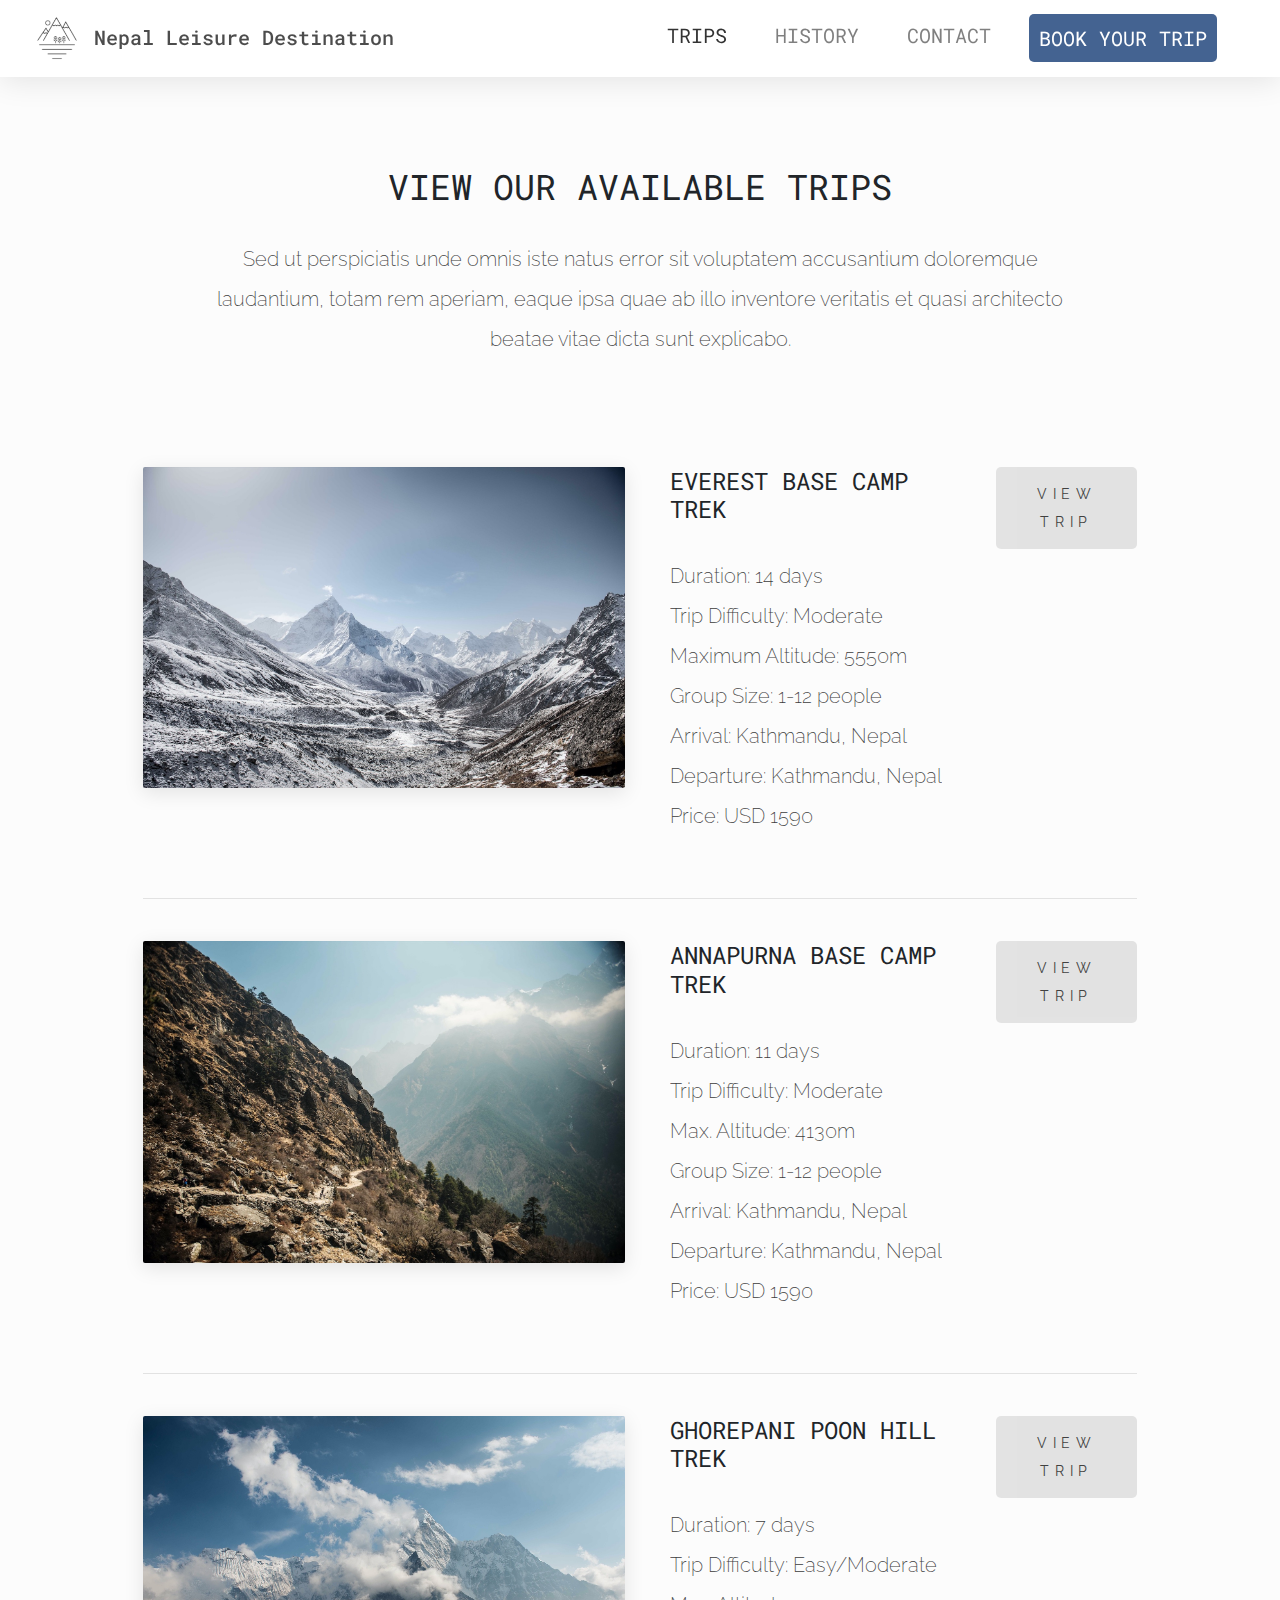
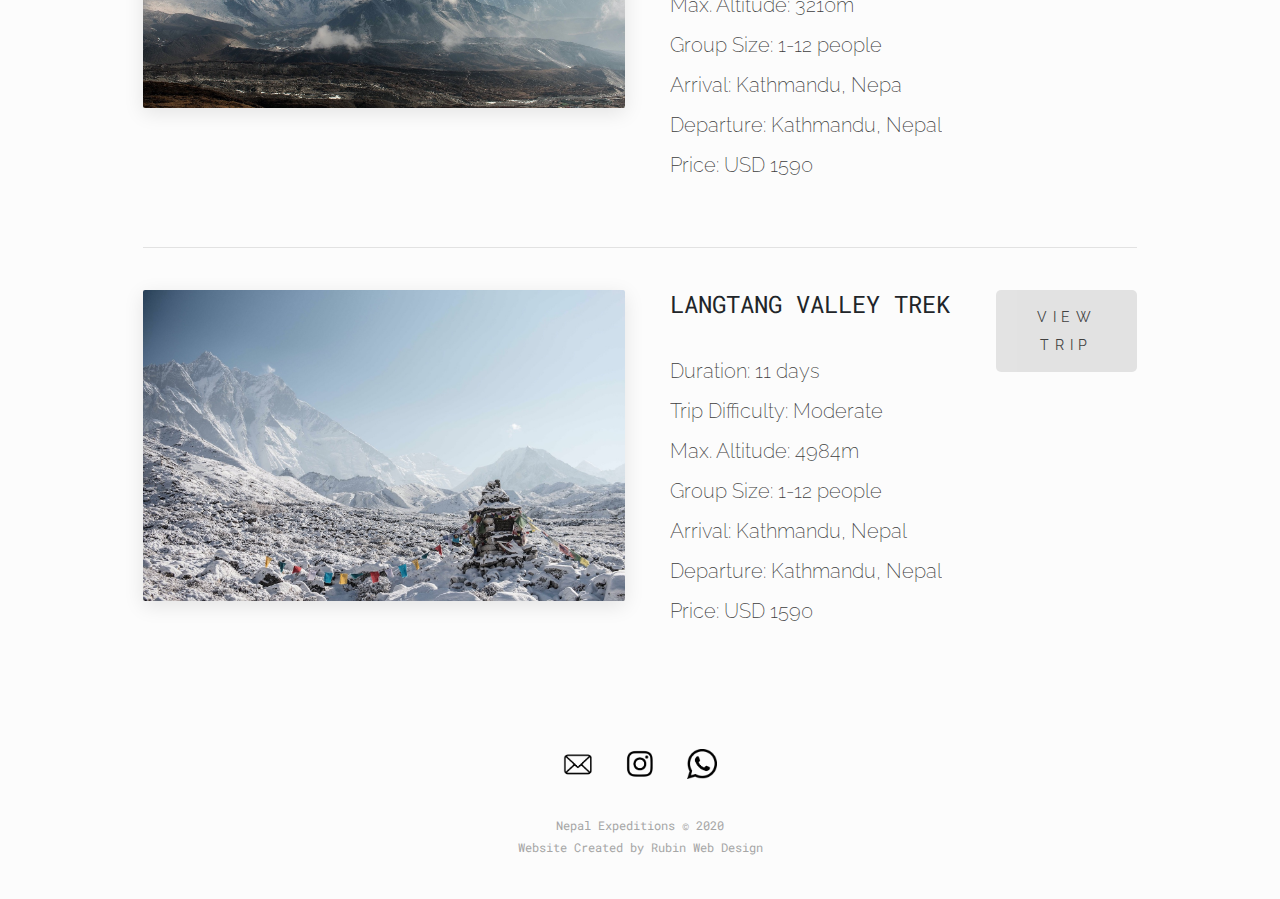
<file: trips.html>
<!DOCTYPE html>
<html lang="en" class="no-js">
    <head>
        <title>Trips | Nepal Leisure Destination</title>
        <meta charset="utf-8" name="viewport" content="width=device-width, initial-scale=1">
        <link href="https://fonts.googleapis.com/css?family=Raleway|Roboto+Mono&display=swap" rel="stylesheet">
        <link rel="stylesheet" type="text/css" href="static/css/bootstrap.min.css">
        <link rel="stylesheet" type="text/css" href="static/css/main.css">
    </head>
    <body>
        <center>
            <nav class="navbar sticky-top navbar-expand-lg navbar-light bg-light">
                <div class="container-fluid">
                    <a class="navbar-brand" href="index.html">
                        <img src="static/images/logo-mountains.png" class="logo">
                        <h6 style="color: rgba(0,0,0,0.7); display: inline;">Nepal Leisure Destination</h6>
                    </a>
                    <button class="navbar-toggler" type="button" data-toggle="collapse" data-target="#navbarNavAltMarkup" aria-controls="navbarNavAltMarkup" aria-expanded="false" aria-label="Toggle navigation">
                        <span class="navbar-toggler-icon"></span>
                    </button>
                    <div class="collapse navbar-collapse" id="navbarNavAltMarkup">
                        <div class="navbar-nav ml-auto">
                            <a class="nav-item nav-link nav-pages" href="#" style="color: rgba(0,0,0,0.8)">TRIPS</a>
                            <a class="nav-item nav-link nav-pages" href="about.html">HISTORY</a>
                            <a class="nav-item nav-link nav-pages" href="contact.html">CONTACT</a>
                            <a class="nav-item nav-link nav-pages btn-light" href="bookings.html">BOOK YOUR TRIP</a>
                        </div>
                    </div>
                </div>
            </nav>
            <br><br><br><br>
            <div class="container-fluid" style="max-width: 80%">
                <h4>View Our Available Trips</h4>
                <br>
                <p style="width: 90%">
                    Sed ut perspiciatis unde omnis iste natus error sit voluptatem accusantium doloremque laudantium, totam rem aperiam, eaque ipsa quae ab illo inventore veritatis et quasi architecto beatae vitae dicta sunt explicabo.
                </p>
                <br><br><br><br>
                <div class="row">
                    <div class="col-md-6">
                        <a href="#">
                            <img src="static/images/FLS4647.jpg" class="main-img grid-img img-btn">
                        </a>
                    </div>
                    <div class="col-md-4 px-4">
                        <h3 class="text-left trip-title">Everest Base Camp Trek</h3>
                        <br>
                        <p class="text-left">
                            Duration: 14 days<br>
                            Trip Difficulty: Moderate <br>
                            Maximum Altitude: 5550m<br>
                            Group Size: 1-12 people<br>
                            Arrival: Kathmandu, Nepal<br>
                            Departure: Kathmandu, Nepal<br>
                            Price: USD 1590
                        </p>
                    </div>
                    <div class="col-md-2">
                        <p>
                            <a href="#">
                                <button class="btn-light main-btn">View Trip</button>
                            </a>
                        </p>
                    </div>
                </div>
                <br>
                <hr>
                <br>
                <div class="row">
                    <div class="col-md-6">
                        <a href="#">
                            <img src="static/images/FLS3842.jpg" class="main-img grid-img img-btn">
                        </a>
                    </div>
                    <div class="col-md-4 px-4">
                        <h3 class="text-left trip-title">Annapurna Base Camp Trek</h3>
                        <br>
                        <p class="text-left">
                            Duration: 11 days<br>
                            Trip Difficulty: Moderate <br>
                            Max. Altitude: 4130m<br>
                            Group Size: 1-12 people<br>
                            Arrival: Kathmandu, Nepal<br>
                            Departure: Kathmandu, Nepal<br>
                            Price: USD 1590
                        </p>
                    </div>
                    <div class="col-md-2">
                        <p>
                            <a href="#">
                                <button class="btn-light main-btn">View Trip</button>
                            </a>
                        </p>
                    </div>
                </div>
                <br>
                <hr>
                <br>
                <div class="row">
                    <div class="col-md-6">
                        <a href="#">
                            <img src="static/images/FLS4299.jpg" class="main-img grid-img img-btn">
                        </a>
                    </div>
                    <div class="col-md-4 px-4">
                        <h3 class="text-left trip-title">Ghorepani Poon Hill Trek</h3>
                        <br>
                        <p class="text-left">
                            Duration: 7 days<br>
                            Trip Difficulty: Easy/Moderate<br>
                            Max. Altitude: 3210m<br>
                            Group Size: 1-12 people<br>
                            Arrival: Kathmandu, Nepa<br>
                            Departure: Kathmandu, Nepal<br>
                            Price: USD 1590
                        </p>
                    </div>
                    <div class="col-md-2">
                        <p>
                            <a href="#">
                                <button class="btn-light main-btn">View Trip</button>
                            </a>
                        </p>
                    </div>
                </div>
                <br>
                <hr>
                <br>
                <div class="row">
                    <div class="col-md-6">
                        <a href="#">
                            <img src="static/images/FLS4386.jpg" class="main-img grid-img img-btn">
                        </a>
                    </div>
                    <div class="col-md-4 px-4">
                        <h3 class="text-left trip-title">Langtang Valley Trek</h3>
                        <br>
                        <p class="text-left">
                            Duration: 11 days<br>
                            Trip Difficulty: Moderate<br>
                            Max. Altitude: 4984m<br>
                            Group Size: 1-12 people<br>
                            Arrival: Kathmandu, Nepal<br>
                            Departure: Kathmandu, Nepal<br>
                            Price: USD 1590
                        </p>
                    </div>
                    <div class="col-md-2">
                        <p>
                            <a href="#">
                                <button class="btn-light main-btn">View Trip</button>
                            </a>
                        </p>
                    </div>
                </div>
            </div>
            <br><br><br><br>
            <footer>
                <a href="#"><img src="static/images/icon-mail.png" class="contact-icon"></a>
                <a href="#"><img src="static/images/icon-insta.png" class="contact-icon"></a>
                <a href="#"><img src="static/images/icon-whatsapp.png" class="contact-icon"></a>   
                <br><br> 
                <small>
                    Nepal Expeditions © 2020
                    <br>
                    Website Created by <a href="http://rubinwebdesign.com/" target="_blank">Rubin Web Design</a>
                </small>
            </footer>
            <br><br>
            <!-- Bootstrap Navbar -->
            <script src="https://ajax.googleapis.com/ajax/libs/jquery/1.12.4/jquery.min.js"></script>
            <script src="static/js/bootstrap.js"></script>
            <script type="text/javascript">
                $(function () {
                  $(document).scroll(function () {
                    var $nav = $(".navbar-expand-lg");
                    $nav.toggleClass('scrolled', $(this).scrollTop() > $nav.height());
                  });
                });
            </script>
        </center>
    </body>
</html>
</file>
<file: static/css/main.css>
html, body {
    width: 100%;
    height: 100%;
    margin: 0;
    padding: 0;
    font-family: 'Roboto Mono', monospace;
    font-size: 20px;
    line-height: 1.1;
    background-color: #fcfcfc;
}

a {
    color: initial;
}
a:hover {
    color: initial;
    text-decoration: none;
}
h1 {
    color: #cdcccc;
    display: block;
    font-size: 14vw;
    font-weight: 600;
    line-height: 0.6;
    margin: 0;
    text-shadow: 2px 2px 5px rgba(0, 0, 0, 0.42);
    white-space: pre-line;
    width: 100%;
}
h2 {
    display: block;
    font-size: 8vw;
    font-weight: 200;
    text-transform: uppercase;
    white-space: pre-line;
    width: 100%;
}
h4 {
    font-size: 35px;
    text-transform: uppercase;
    font-weight: 400;
    width: 100%;
}
h5 {
    font-size: 40px;
    letter-spacing: 0.35em;
    text-transform: uppercase;
}
h3 {
    font-size: 24px; 
    font-weight: 400;
    text-transform: uppercase;
}
h3 span {
    font-size: 16px;
    font-weight:  200;
    letter-spacing: 1px;
}
figcaption p {
    color: white;
}
p {
    font-family: 'Raleway', sans-serif;
    color: #333;
    opacity: 0.95;
    line-height: 2;
    font-weight: 200;
}
/*Jumbotron*/
.lead {
    font-size: 18px;
    line-height: 1.5;
}
.jumbotron {
    background-color: #f0f0f0;
}
/*Card*/
.card {
    background: #f3f3f3;
    min-height: 700px;
    margin-top: 35px;
    border-radius: 4px;
    box-shadow: 0 3px 12px 0 #ebebeb;
    transition: all 0.3s;
    border: none;
}
.card:hover {
    box-shadow: 0 2px 30px 0 #ced3d6;
    transform: translateY(-10px);
}

/*Header Image*/
header {
    align-items: center;
    background-color: black;
    background-size: cover;
    display: flex;
    height: 50vh;
    justify-content: center;
    min-height: 500px;
    position: relative;
}
.bg {
    width: 100%;
    height: 100%;
    min-height: 500px;
    position: absolute;
    top: 0;
    left: 0;
    z-index: 2000;
    background-image: url("../images/FLS3943.jpg");
    background-position: center;
    background-repeat: no-repeat;
    background-size: cover;
    background-attachment: fixed;
    animation: fadein 3s linear forwards;
}
.content {
    position: relative;
    text-align: center;
    z-index: 3000;
    color: white;
    font-size: 80px;
    letter-spacing: 8px;
}
@keyframes fadein {
    from {filter: brightness(0%);}
    to   {filter: brightness(70%);}
}

/*Navigation*/
.navbar {
    z-index: 5000;
    box-shadow: 0 4px 30px 0 rgba(0, 0, 0, .1);
}
.nav-pages {
    margin-right: 28px;
}
.navbar-expand-lg {
    background-color: #fff!important;
}
.navbar-expand-lg.scrolled {
  background-color: #fff !important;
  transition: background-color 200ms linear;
}
.logo {
    height: 44px;
}
/*Images*/
.main-img {
    width: 100%;
    border-radius: 4px;
    box-shadow: 0 1px 1px rgba(0,0,0,0.08), 
                0 2px 2px rgba(0,0,0,0.08), 
                0 4px 4px rgba(0,0,0,0.08), 
                0 8px 8px rgba(0,0,0,0.08),
                0 16px 16px rgba(0,0,0,0.08);
}
.img-btn {
    width: 100%;
    opacity: 1;
    border-radius: 2px;
    box-shadow: 0 5px 20px rgba(0,0,0,0.1);
    transition: all 0.3s;
}
.img-btn:hover {
    opacity: 0.8;
    transform: translateY(-10px);
    box-shadow: 0 10px 25px rgba(0,0,0,0.15);
}
.contact-icon {
    margin: 10px;
    width: 30px;
    transition: transform 0.4s ease;
}
.contact-icon:hover {
    transform: scale(1.2);
}
/*Carousel*/
.d-block {
    filter: brightness(60%);
    overflow: hidden;
    position: relative;
    object-fit: cover;
    width: 100%;
    height: 100vh;
}
.carousel-caption {
    text-align: center;
    top: 45vh;
}

small, small a {
    color: #a6a6a6;
    transition: color 0.35s;
    font-size: 12px;
}

/*BootStrap*/
.jumbotron-img {
    opacity: 0.7;
    width: 50px;
}
.col-lg-6 {
    padding-right: 0;
    padding-left: 0;
}

/*Light Button*/
.btn {
    display: inline-block;
    padding: 13px 20px;
    color: #fff;
    text-decoration: none;
    position: relative;
    background: transparent;
    border: 1px solid #e1e1e1;
    font-size: 12px;
    letter-spacing: 0.4em;
    text-align: center;
    text-indent: 2px;
    text-transform: uppercase;
    transition: color 0.1s linear 0.05s;
}
.btn::before {
    content: "";
    display: block;
    position: absolute;
    top: 50%;
    left: 0;
    width: 100%;
    height: 1px;
    background: #e1e1e1;
    z-index: 1;
    opacity: 0;
    transition: height 0.2s ease, top 0.2s ease, opacity 0s linear 0.2s;
}
.btn::after {
    transition: border 0.1s linear 0.05s;
}
.btn .btn-inner {
    position: relative;
    z-index: 2;
}
.btn:hover {
    color: #373737;
    transition: color 0.1s linear 0s;
}
.btn:hover::before {
    top: 0;
    height: 100%;
    opacity: 1;
    transition: height 0.2s ease, top 0.2s ease, opacity 0s linear 0s;
}
.btn:hover::after {
    border-color: #373737;
    transition: border 0.1s linear 0s;
}
/*Navbar Call to Action*/
.btn-light {
    padding: 13px 20px;
    border-radius: 0.25rem;
    text-transform: uppercase;
    color: white!important;
    background-color: #446391;
    border: none;
}
.btn-light:hover {
    background-color: #00327d;
}
/*Main Button*/
.main-btn {
    background: #e1e1e1; 
    color: #373737!important; 
    letter-spacing: 0.4em; 
    font-size: 14px;
    line-height: 2;
    transition: background 0.4s ease;
}
.main-btn:hover {
    background-color: #c1c1c1;
    color: black!important;
}

/*Box Border*/
.grid {
    position: relative;
    text-align: center;
}
.grid figure {
    position: relative;
    display: inline-block;
    overflow: hidden;
    text-align: center;
    cursor: pointer;
    border-radius: 4px;
    box-shadow: 0 1px 1px rgba(0,0,0,0.08), 
                0 2px 2px rgba(0,0,0,0.08), 
                0 4px 4px rgba(0,0,0,0.08), 
                0 8px 8px rgba(0,0,0,0.08),
                0 16px 16px rgba(0,0,0,0.08);
}
.grid figure img {
    position: relative;
    display: block;
    min-height: 100%;
    max-width: 100%;
    opacity: 0.8;
}
.grid figure figcaption {
    padding: 2em;
    padding-top: 20%;
    color: #fff!important;
    text-transform: uppercase;
    font-size: 1.25em;
    backface-visibility: hidden;
}
.grid figure figcaption::before,
.grid figure figcaption::after {
    pointer-events: none;
}
.grid figure figcaption,
.grid figure figcaption > a {
    position: absolute;
    top: 0;
    left: 0;
    width: 100%;
    height: 100%;
}
.grid figure figcaption > a {
    z-index: 1000;
    text-indent: 200%;
    white-space: nowrap;
    font-size: 0;
    opacity: 0;
}
.grid figure h3,
.grid figure p {
    margin: 0;
}
.grid figure p {
    letter-spacing: 1px;
    font-size: 16px;
}
figure.effect-bubba {
    background-color: black;
}
figure.effect-bubba img {
    opacity: 0.55;
    transition: opacity 0.35s;
}
figure.effect-bubba:hover img {
    opacity: 0.4;
}
figure.effect-bubba figcaption::before,
figure.effect-bubba figcaption::after {
    bottom: 30px;
    content: '';
    left: 30px;
    opacity: 0;
    position: absolute;
    right: 30px;
    top: 30px;
    transition: opacity 0.35s, transform 0.35s;
}
figure.effect-bubba figcaption::before {
    border-bottom: 1px solid #fff;
    border-top: 1px solid #fff;
    transform: scale(0,1);
}
figure.effect-bubba figcaption::after {
    border-left: 1px solid #fff;
    border-right: 1px solid #fff;
    transform: scale(1,0);
}
figure.effect-bubba h3 {
    padding-top: 0;
    transform: translate3d(0,20px,0);
    transition: transform 0.35s;
    padding: 10px;
    font-size: 34px;
}
figure.effect-bubba p {
    padding: 8px 2em;
    opacity: 0;
    transition: opacity 0.35s, transform 0.35s;
    transform: translate3d(0,20px,0);
}
figure.effect-bubba:hover figcaption::before,
figure.effect-bubba:hover figcaption::after {
    opacity: 1;
    transform: scale(1);
}
figure.effect-bubba:hover h3,
figure.effect-bubba:hover p {
    opacity: 1;
    transform: translate3d(0,0,0);
}

@media screen and (max-width: 50em) {
    .content {
        font-size: 36px;
    }
    .grid figure {
        display: inline-block;
        float: none;
        margin: 10px auto;
        width: 100%;
    }
}

/*carousel indicators */
.carousel-indicators li {
  background: #f00 none repeat scroll 0 0;
  border: 0 none;
  border-radius: 50%;
  height: 30px;
  margin: 3px;
  opacity: 0.5;
  width: 30px;
}
/*active slide indicator */
.carousel-indicators .active {
  background: #fff none repeat scroll 0 0;
  border: 4px solid #f00;
}

@media (max-width: 500px) {
    nav h6 {
        font-size: 11px;
    }
    .effect-bubba h3 {
        font-size: 24px!important;
    }
    figure h3 span, .effect-bubba:hover p {
        display: none;
    }
    .carousel-caption h5 {
        font-size: 22px;
    }
    .carousel-control-prev-icon, .carousel-control-next-icon {
        display: none;
    }
    .trip-title {
        padding-top: 30px;
    }
    .container-fluid {
        max-width: 100%!important;
    }
}
</file>
<file: static/css/form.css>
/*Yoshiko Form*/
.input, textarea {
	position: relative;
	z-index: 1;
	display: inline-block;
	margin: 24px 0;
	max-width: 500px;
	width: calc(100% - 2em);
	vertical-align: top;
	resize: none;
}

.input__field {
	position: relative;
	display: block;
	float: right;
	padding: 0.8em;
	width: 60%;
	border: none;
	border-radius: 6px;
	background: #f0f0f0;
	color: #aaa;
	font-weight: 400;
	-webkit-appearance: none;
}

.input__field:focus {
	outline: none;
}

.input__label {
	display: inline-block;
	float: right;
	padding: 0 1em;
	width: 40%;
	color: #6a7989;
	font-weight: bold;
	font-size: 70.25%;
	-webkit-font-smoothing: antialiased;
    -moz-osx-font-smoothing: grayscale;
	-webkit-touch-callout: none;
	-webkit-user-select: none;
	-khtml-user-select: none;
	-moz-user-select: none;
	-ms-user-select: none;
	user-select: none;
}

.input__label-content {
	position: relative;
	display: block;
	padding: 1.6em 0;
	width: 100%;
}

.input__field--yoshiko {
	width: 100%;
	background-color: #4b5d4b1a;
	border: 2px solid transparent;
	-webkit-transition: background-color 0.3s, border-color 0.3s;
	transition: background-color 0.3s, border-color 0.3s;
}

.input__label--yoshiko {
	width: 100%;
	text-align: left;
	position: absolute;
	bottom: 100%;
	pointer-events: none;
	overflow: hidden;
	padding: 0 1.25em;
	-webkit-transform: translate3d(0, 3em, 0);
	transform: translate3d(0, 3em, 0);
	-webkit-transition: -webkit-transform 0.3s;
	transition: transform 0.3s;
}

.input__label-content--yoshiko {
	color: #8B8C8B;
	padding: 0.25em 0;
	-webkit-transition: -webkit-transform 0.3s;
	transition: transform 0.3s;
}

.input__label-content--yoshiko::after {
	content: attr(data-content);
	position: absolute;
	font-weight: 800;
	bottom: 100%;
	left: 0;
	height: 100%;
	width: 100%;
	color: #aaa;
	padding: 0.25em 0;
	text-transform: uppercase;
	letter-spacing: 1px;
	font-size: 0.85em;
}

.input__field--yoshiko:focus + .input__label--yoshiko,
.input--filled .input__label--yoshiko {
	-webkit-transform: translate3d(0, 0, 0);
	transform: translate3d(0, 0, 0);
}

.input__field--yoshiko:focus + .input__label--yoshiko .input__label-content--yoshiko,
.input--filled .input__label-content--yoshiko {
	-webkit-transform: translate3d(0, 100%, 0);
	transform: translate3d(0, 100%, 0);
}

.input__field--yoshiko:focus + .input__field--yoshiko,
.input--filled .input__field--yoshiko {
	background-color: transparent;
	border-color: #aaa;
}

/*Button*/
.codrops-button {
	cursor: pointer;
	background: #fff;
	border: none;
	padding: 0.5rem 1rem;
	font-size: 20px;
	position: relative;
	display: inline-block;
	align-items: center;
	text-transform: uppercase;
	letter-spacing: 5px;
	font-weight: 300;
}

.codrops-button::before,
.codrops-button::after {
	position: absolute;
	top: 0;
	left: 0;
	width: 100%;
	height: 100%;
}

.button--pan {
	border: 2px solid #000;
	border-radius: 6px;
	overflow: hidden;
	color: #fff;
}

.button--pan span {
	position: relative;
	mix-blend-mode: difference;
}

.button--pan::before {
	content: '';
	background: #000;
	transition: transform 0.3s cubic-bezier(0.7, 0, 0.2, 1);
}

.button--pan:hover::before {
	transform: translate3d(0,-100%,0);
}

/*Success*/
.success-message {
	display: none;
	padding: 0 30px;
	margin: 0 24px;
	font-size: 14px;
}
</file>
